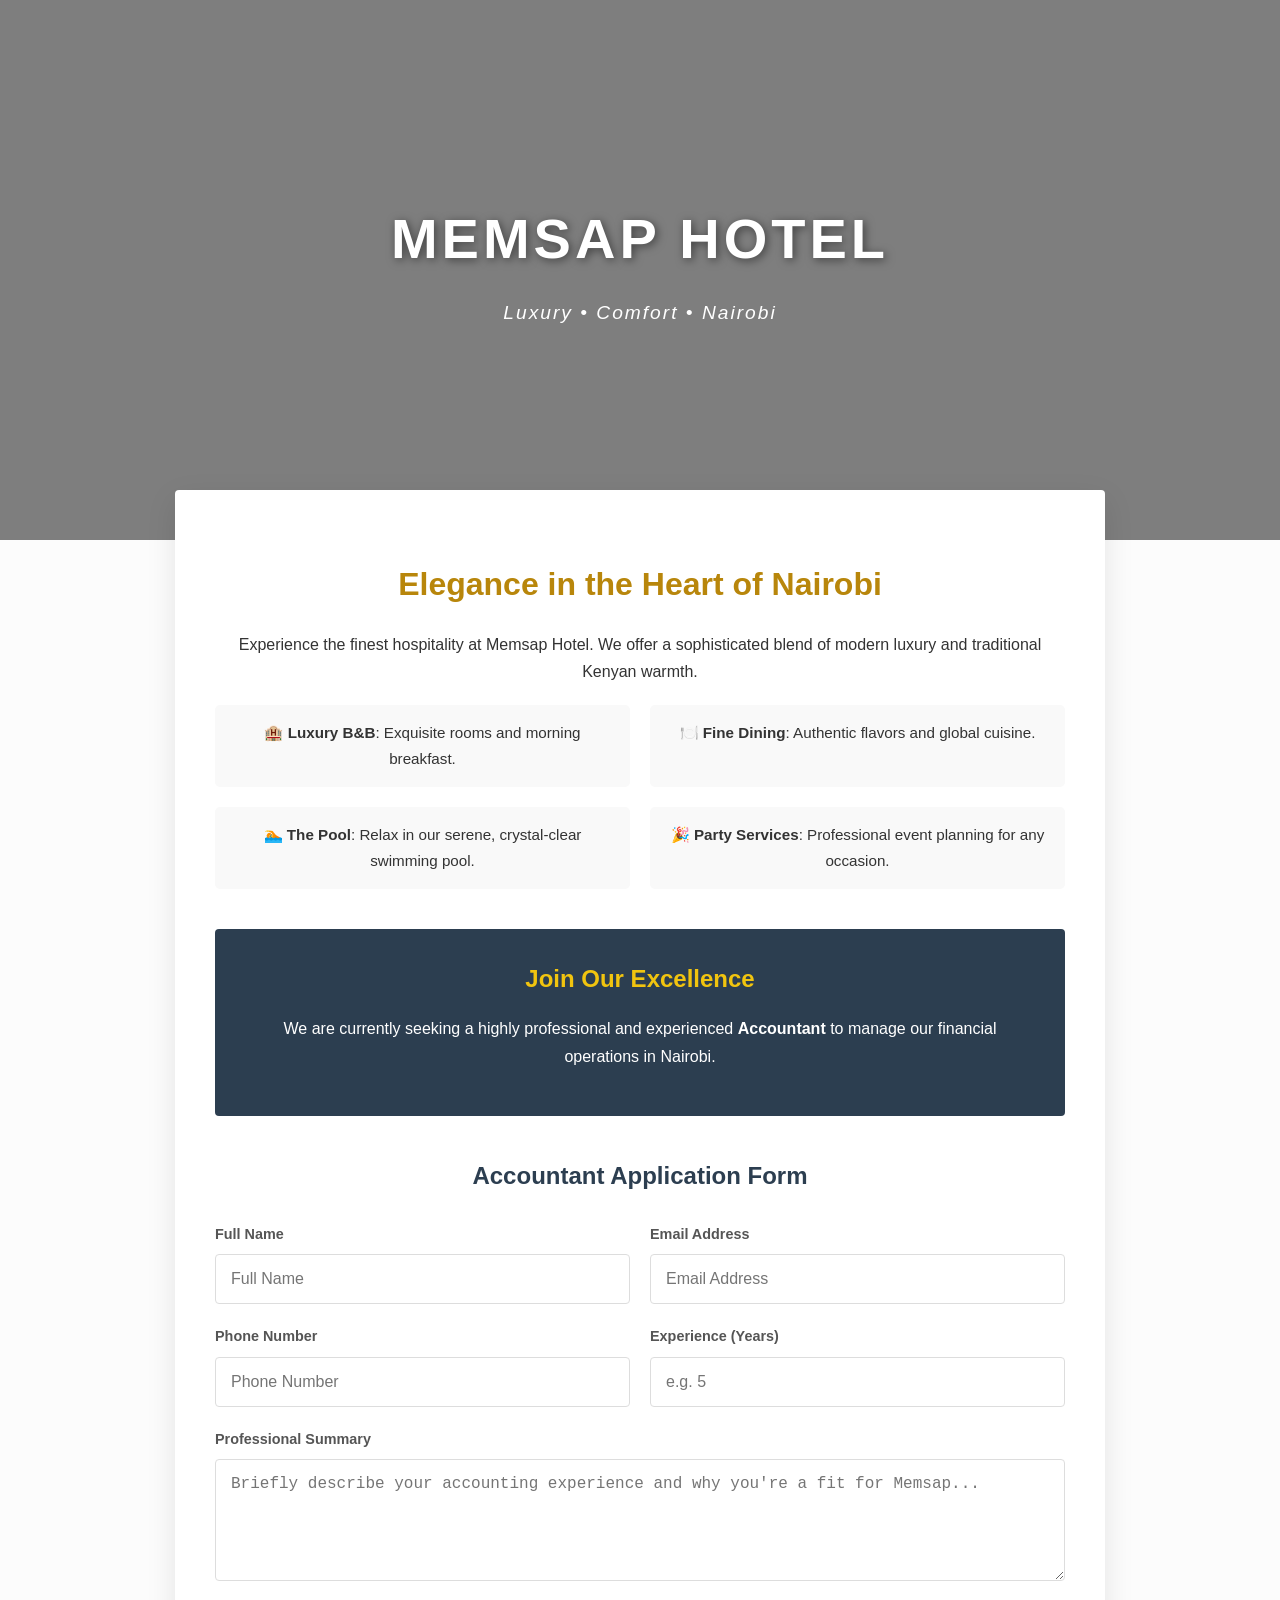
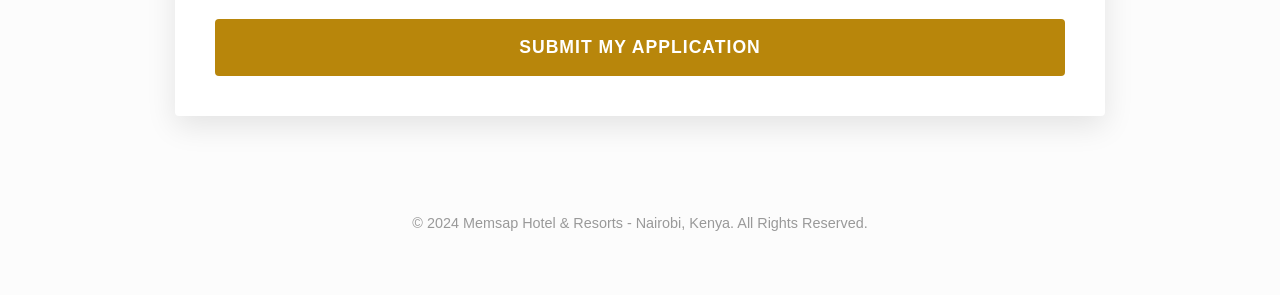
<file: mem.html>
<!DOCTYPE html>
<html lang="en">
<head>
    <meta charset="UTF-8">
    <meta name="viewport" content="width=device-width, initial-scale=1.0">
    <title>Memsap Hotel & Resorts | Hiring</title>
    <style>
        /* General Styles */
        body {
            font-family: 'Playfair Display', serif; /* Classy font for headings */
            font-family: 'Segoe UI', Tahoma, Geneva, Verdana, sans-serif;
            margin: 0;
            padding: 0;
            background-color: #fcfcfc;
            color: #333;
            line-height: 1.7;
        }

        /* Hero Section with Image */
        .hero {
            position: relative;
            height: 60vh;
            width: 100%;
            background-image: linear-gradient(rgba(0, 0, 0, 0.5), rgba(0, 0, 0, 0.5)), 
                              url('https://images.unsplash.com/photo-1542314831-068cd1dbfeeb?ixlib=rb-4.0.3&auto=format&fit=crop&w=1920&q=80');
            background-size: cover;
            background-position: center;
            display: flex;
            flex-direction: column;
            justify-content: center;
            align-items: center;
            text-align: center;
            color: white;
        }

        .hero h1 {
            font-size: 3.5rem;
            margin: 0;
            letter-spacing: 4px;
            text-transform: uppercase;
            text-shadow: 2px 2px 10px rgba(0,0,0,0.5);
        }

        .hero p {
            font-size: 1.2rem;
            letter-spacing: 2px;
            font-style: italic;
            margin-top: 10px;
        }

        /* Container for content */
        .container {
            max-width: 850px;
            margin: -50px auto 40px; /* Pulls content slightly over the hero for a modern look */
            position: relative;
            z-index: 10;
            padding: 40px;
            background: white;
            box-shadow: 0 10px 30px rgba(0,0,0,0.1);
            border-radius: 4px;
        }

        /* Company Description */
        .description {
            text-align: center;
            margin-bottom: 40px;
        }

        .description h2 {
            color: #b8860b; /* Golden tone for class */
            font-size: 2rem;
            margin-bottom: 20px;
        }

        .feature-grid {
            display: grid;
            grid-template-columns: 1fr 1fr;
            gap: 20px;
            margin-top: 20px;
            font-size: 0.95rem;
        }

        .feature-item {
            background: #f9f9f9;
            padding: 15px;
            border-radius: 5px;
        }

        /* Hiring Notice */
        .hiring-notice {
            background-color: #2c3e50;
            color: white;
            padding: 30px;
            margin: 40px 0;
            text-align: center;
            border-radius: 4px;
        }

        .hiring-notice h2 {
            margin: 0;
            color: #f1c40f;
        }

        /* Form Styles */
        .form-section h3 {
            text-align: center;
            color: #2c3e50;
            font-size: 1.5rem;
            margin-bottom: 25px;
        }

        form {
            display: grid;
            grid-template-columns: 1fr 1fr;
            gap: 20px;
        }

        .full-width {
            grid-column: span 2;
        }

        label {
            font-weight: 600;
            display: block;
            margin-bottom: 8px;
            font-size: 0.9rem;
            color: #555;
        }

        input, textarea {
            padding: 15px;
            border: 1px solid #ddd;
            border-radius: 4px;
            font-size: 1rem;
            width: 100%;
            box-sizing: border-box;
            background: #fff;
        }

        input:focus, textarea:focus {
            outline: none;
            border-color: #b8860b;
        }

        button {
            grid-column: span 2;
            background-color: #b8860b;
            color: white;
            padding: 18px;
            border: none;
            border-radius: 4px;
            font-size: 1.1rem;
            font-weight: bold;
            cursor: pointer;
            transition: all 0.3s ease;
            text-transform: uppercase;
            letter-spacing: 1px;
            margin-top: 10px;
        }

        button:hover {
            background-color: #8e6a06;
            transform: translateY(-2px);
        }

        footer {
            text-align: center;
            padding: 40px 20px;
            font-size: 0.9rem;
            color: #999;
        }

        /* Responsive Mobile Layout */
        @media (max-width: 768px) {
            .hero h1 { font-size: 2.2rem; }
            .container { margin: -30px 15px 20px; padding: 25px; }
            form { grid-template-columns: 1fr; }
            .full-width { grid-column: span 1; }
            button { grid-column: span 1; }
            .feature-grid { grid-template-columns: 1fr; }
        }
    </style>
</head>
<body>

    <!-- Classy Hero Section -->
    <header class="hero">
        <h1>Memsap Hotel</h1>
        <p>Luxury • Comfort • Nairobi</p>
    </header>

    <div class="container">
        <!-- Company Description -->
        <section class="description">
            <h2>Elegance in the Heart of Nairobi</h2>
            <p>
                Experience the finest hospitality at Memsap Hotel. We offer a sophisticated blend of 
                modern luxury and traditional Kenyan warmth.
            </p>
            <div class="feature-grid">
                <div class="feature-item">🏨 <strong>Luxury B&B</strong>: Exquisite rooms and morning breakfast.</div>
                <div class="feature-item">🍽️ <strong>Fine Dining</strong>: Authentic flavors and global cuisine.</div>
                <div class="feature-item">🏊 <strong>The Pool</strong>: Relax in our serene, crystal-clear swimming pool.</div>
                <div class="feature-item">🎉 <strong>Party Services</strong>: Professional event planning for any occasion.</div>
            </div>
        </section>

        <!-- Hiring Notice -->
        <section class="hiring-notice">
            <h2>Join Our Excellence</h2>
            <p>We are currently seeking a highly professional and experienced <strong>Accountant</strong> to manage our financial operations in Nairobi.</p>
        </section>

        <!-- Application Form -->
        <section class="form-section">
            <h3>Accountant Application Form</h3>
            
            <!-- Email Submission via FormSubmit.co -->
            <form action="https://formsubmit.co/leah.gathungu@gmail.com" method="POST">
                
                <!-- Security features -->
                <input type="text" name="_honey" style="display:none">
                <input type="hidden" name="_captcha" value="false">
                <input type="hidden" name="_subject" value="New Job Application: Accountant - Memsap">

                <div>
                    <label for="name">Full Name</label>
                    <input type="text" name="name" id="name" placeholder="Full Name" required>
                </div>

                <div>
                    <label for="email">Email Address</label>
                    <input type="email" name="email" id="email" placeholder="Email Address" required>
                </div>

                <div>
                    <label for="phone">Phone Number</label>
                    <input type="tel" name="phone" id="phone" placeholder="Phone Number" required>
                </div>

                <div>
                    <label for="experience">Experience (Years)</label>
                    <input type="number" name="experience" id="experience" placeholder="e.g. 5" required>
                </div>

                <div class="full-width">
                    <label for="message">Professional Summary</label>
                    <textarea name="message" id="message" rows="5" placeholder="Briefly describe your accounting experience and why you're a fit for Memsap..." required></textarea>
                </div>

                <button type="submit">Submit My Application</button>
            </form>
        </section>
    </div>

    <footer>
        <p>&copy; 2024 Memsap Hotel & Resorts - Nairobi, Kenya. All Rights Reserved.</p>
    </footer>

</body>
</html>
</file>
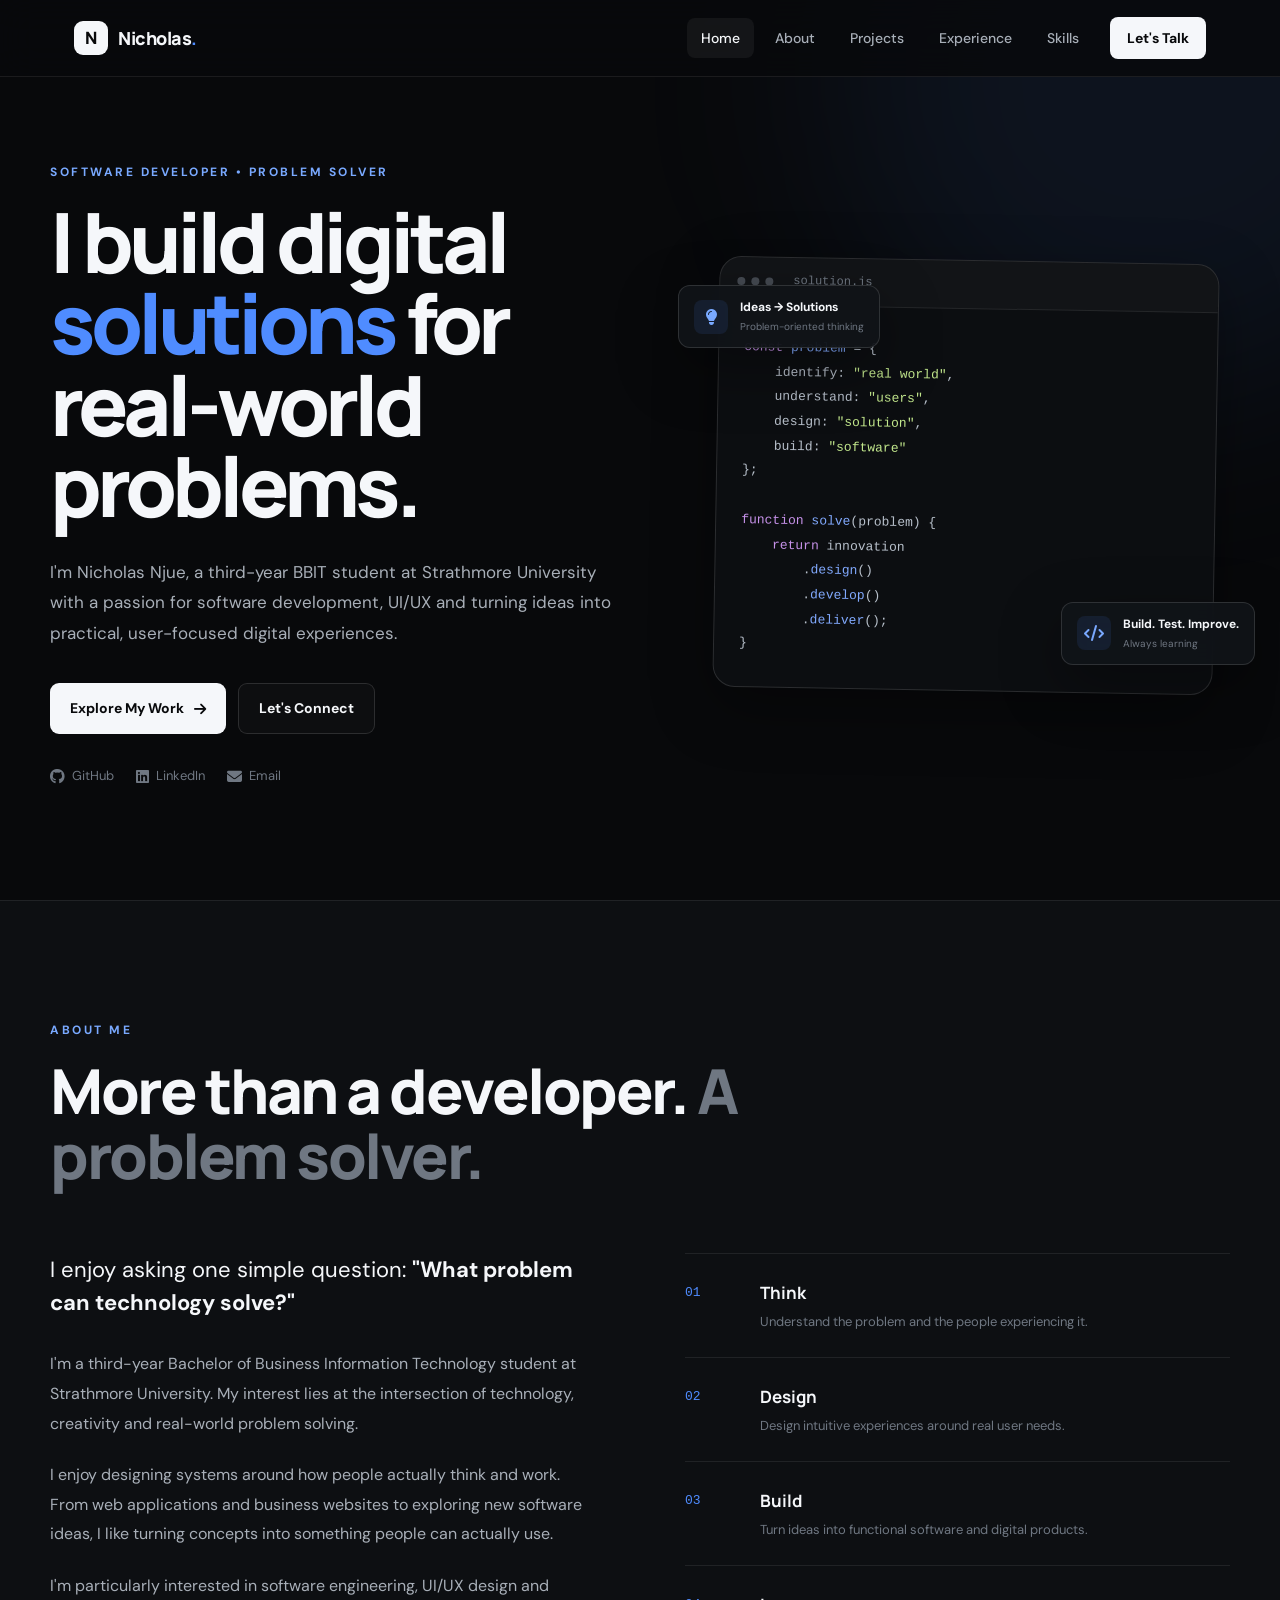
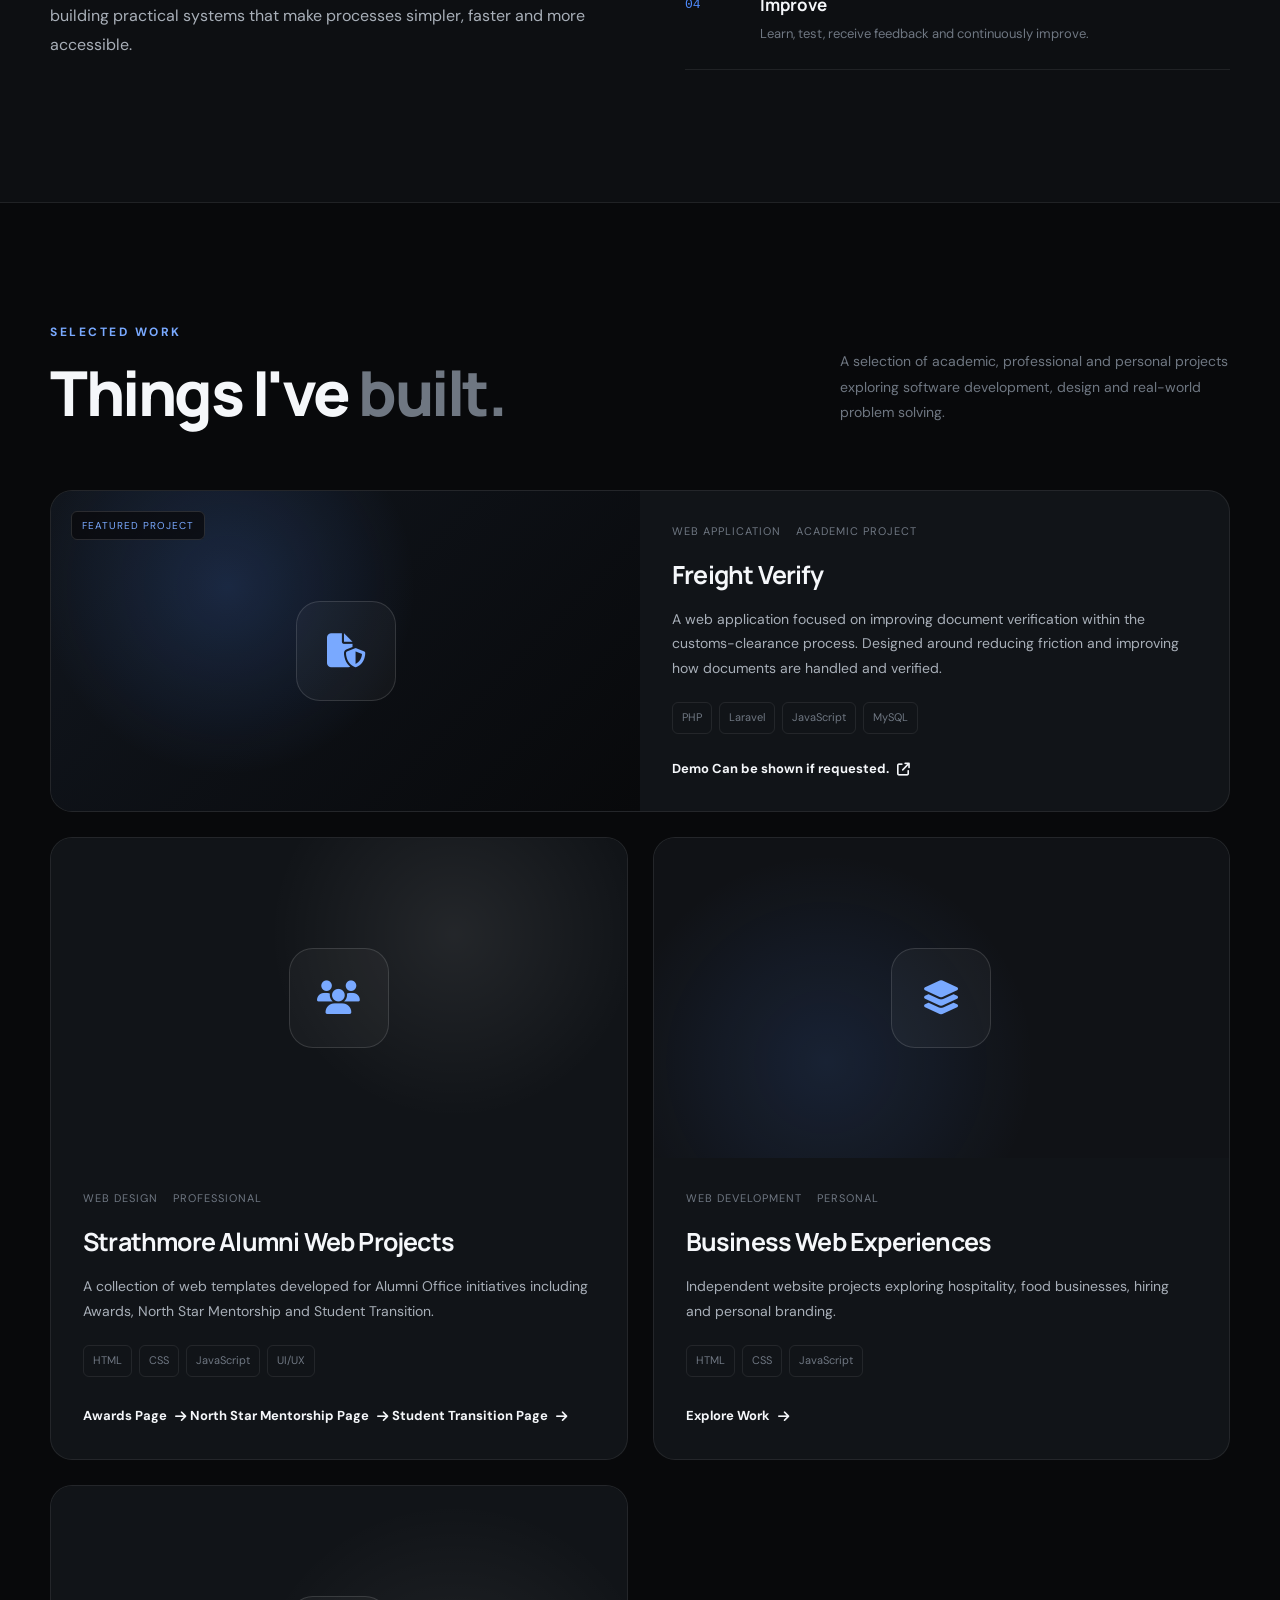
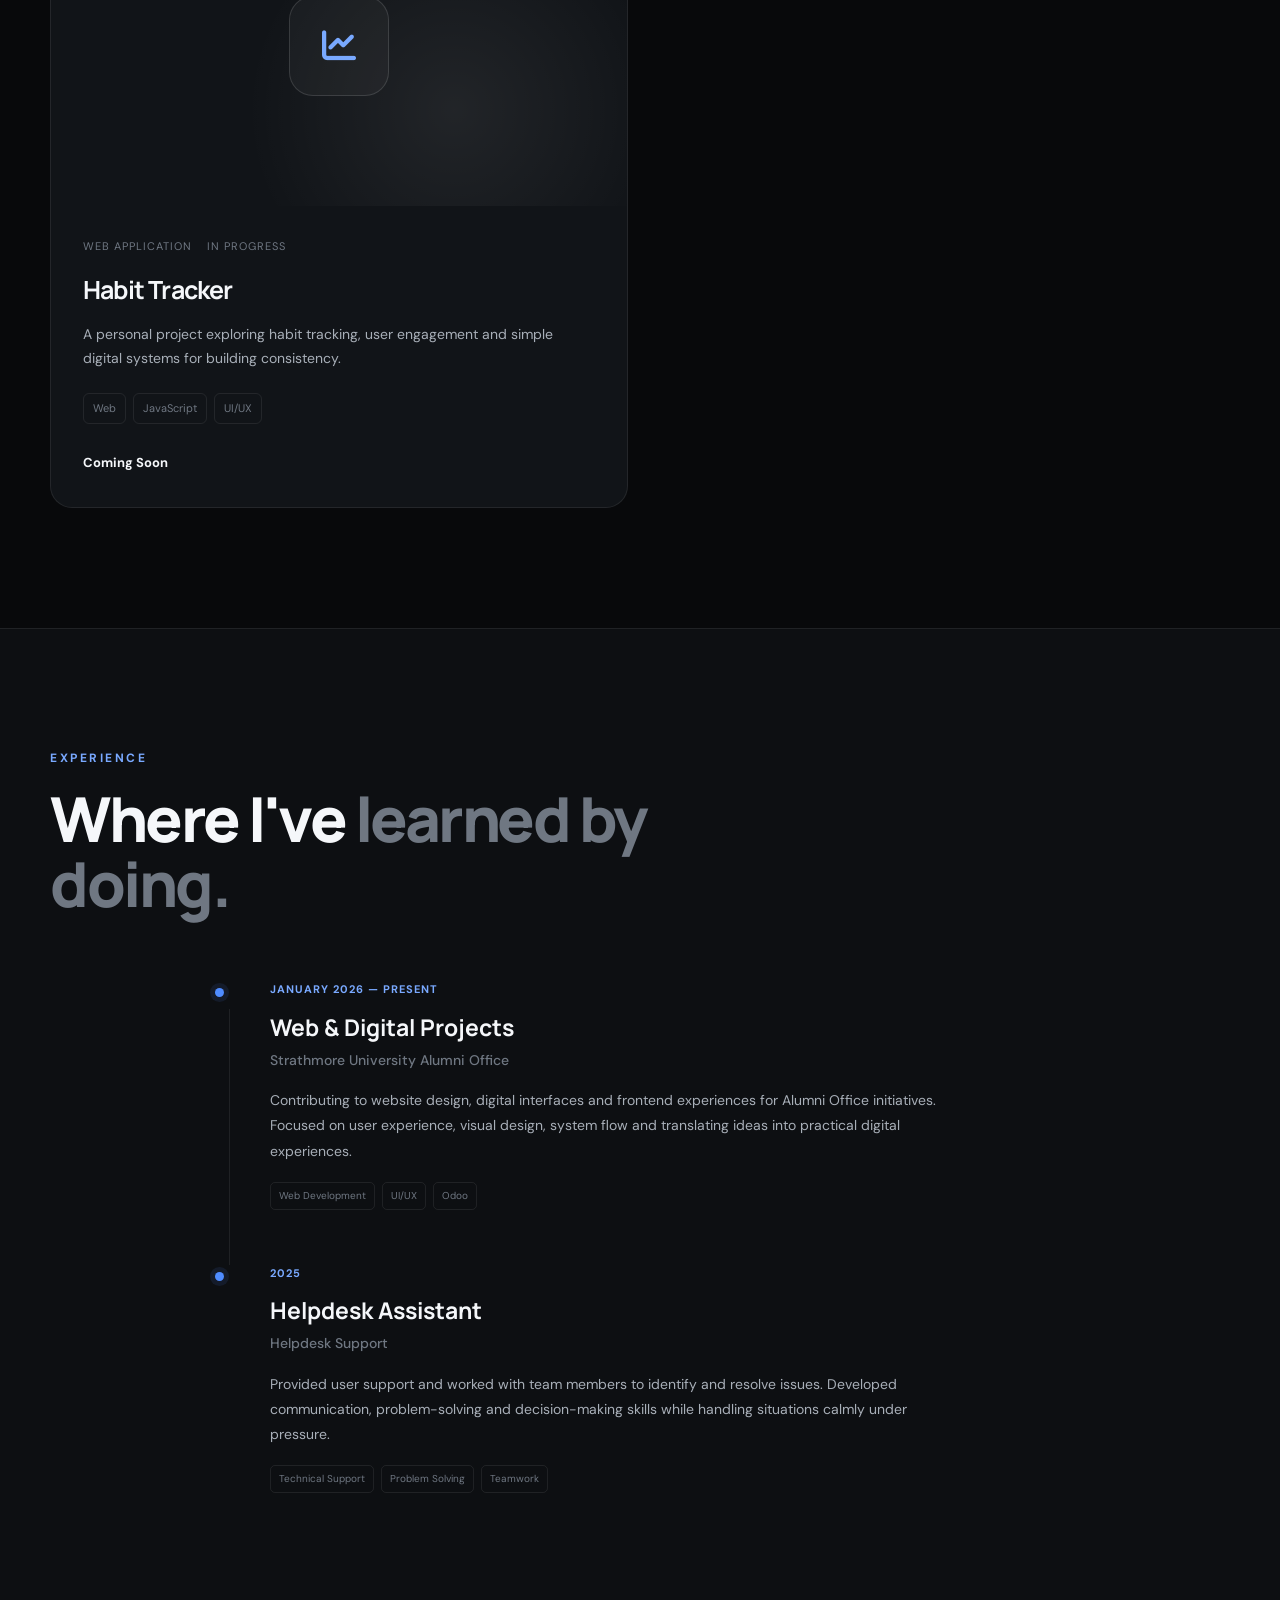
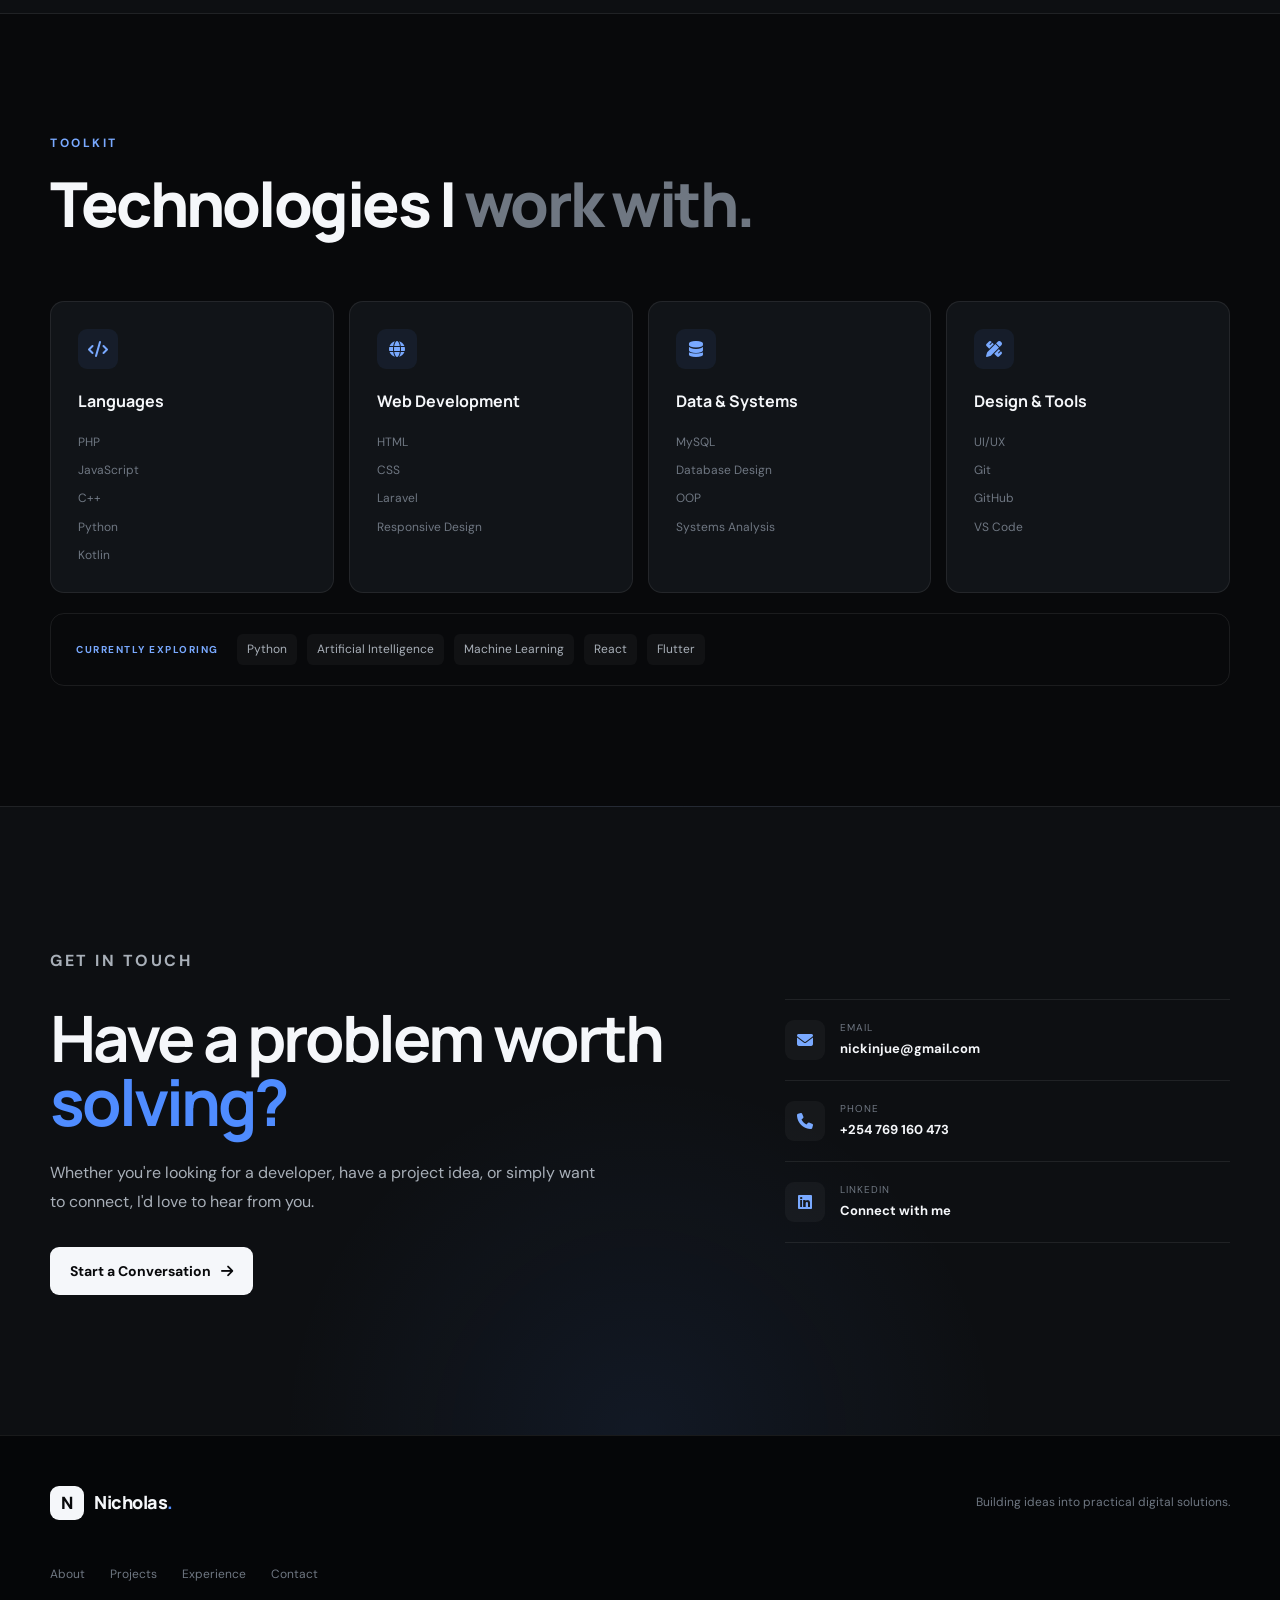
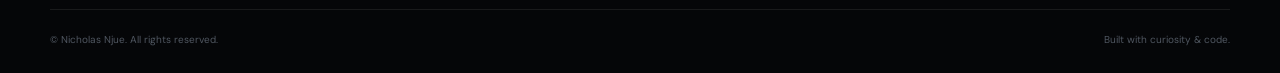
<file: port2.html>
<!DOCTYPE html>
<html lang="en">

<head>
    <meta charset="UTF-8">

    

    <meta name="viewport" content="width=device-width, initial-scale=1.0">

    <title>Nicholas Njue | Software Developer & Problem Solver</title>

    <meta name="description"
        content="Portfolio of Nicholas Njue, a Software Developer and BBIT student at Strathmore University focused on building practical, user-centered digital solutions.">

    <meta name="author" content="Nicholas Njue">

    <meta name="keywords"
        content="Nicholas Njue, Software Developer, Web Developer, Kenya, Strathmore University, PHP, Laravel, JavaScript, UI UX">

    <meta name="robots" content="index, follow">

    <!-- Open Graph -->
    <meta property="og:title" content="Nicholas Njue | Software Developer">
    <meta property="og:description"
        content="Software developer focused on turning real-world problems into practical digital solutions.">
    <meta property="og:type" content="website">

    <!-- Google Font -->
    <link rel="preconnect" href="https://fonts.googleapis.com">
    <link rel="preconnect" href="https://fonts.gstatic.com" crossorigin>

    <link
        href="https://fonts.googleapis.com/css2?family=DM+Sans:wght@400;500;600;700&family=Manrope:wght@400;500;600;700;800&display=swap"
        rel="stylesheet">

    <!-- CSS -->
    <link rel="stylesheet" href="css/port2.css">

    <!-- Font Awesome -->
    <link rel="stylesheet"
        href="https://cdnjs.cloudflare.com/ajax/libs/font-awesome/6.5.2/css/all.min.css">

        <meta name="google-site-verification" content="TbRHLL940fFv4emACEAQ30Y2p7Fsp9q_JvE9AWte7Hk" />
</head>


<body>

    <!-- =========================
         NAVIGATION
    ========================== -->

    <header class="site-header">

        <nav class="navbar">

            <a href="#home" class="logo">
                <span class="logo-mark">N</span>
                <span class="logo-name">Nicholas<span>.</span></span>
            </a>

            <button class="menu-toggle" id="menuToggle" aria-label="Open navigation menu">
                <i class="fa-solid fa-bars"></i>
            </button>

            <div class="nav-menu" id="navMenu">

                <a href="#home" class="nav-link active">Home</a>

                <a href="#about" class="nav-link">About</a>

                <a href="#projects" class="nav-link">Projects</a>

                <a href="#experience" class="nav-link">Experience</a>

                <a href="#skills" class="nav-link">Skills</a>

                <a href="#contact" class="nav-link nav-contact">
                    Let's Talk
                </a>

            </div>

        </nav>

    </header>


    <main>


        <!-- =========================
             HERO
        ========================== -->

        <section class="hero section" id="home">

            <div class="hero-container">

                <div class="hero-content">

                    <p class="eyebrow">
                        SOFTWARE DEVELOPER • PROBLEM SOLVER
                    </p>

                    <h1>
                        I build digital
                        <span>solutions</span>
                        for real-world problems.
                    </h1>

                    <p class="hero-description">
                        I'm Nicholas Njue, a third-year BBIT student at
                        Strathmore University with a passion for software
                        development, UI/UX and turning ideas into practical,
                        user-focused digital experiences.
                    </p>

                    <div class="hero-buttons">

                        <a href="#projects" class="btn btn-primary">
                            Explore My Work
                            <i class="fa-solid fa-arrow-right"></i>
                        </a>

                        <a href="#contact" class="btn btn-secondary">
                            Let's Connect
                        </a>

                    </div>

                    <div class="hero-links">

                        <a href="https://github.com/nicknjue" target="_blank" rel="noopener">
                            <i class="fa-brands fa-github"></i>
                            GitHub
                        </a>

                        <a href="https://www.linkedin.com/in/njue-nicholas-nic/" target="_blank" rel="noopener">
                            <i class="fa-brands fa-linkedin"></i>
                            LinkedIn
                        </a>

                        <a href="mailto:nickinjue@gmail.com">
                            <i class="fa-solid fa-envelope"></i>
                            Email
                        </a>

                    </div>

                </div>


                <div class="hero-visual">

                    <div class="code-card">

                        <div class="code-header">

                            <div class="window-controls">
                                <span></span>
                                <span></span>
                                <span></span>
                            </div>

                            <p>solution.js</p>

                        </div>

                        <div class="code-body">

<pre><code><span class="code-keyword">const</span> <span class="code-variable">problem</span> = {
    identify: <span class="code-string">"real world"</span>,
    understand: <span class="code-string">"users"</span>,
    design: <span class="code-string">"solution"</span>,
    build: <span class="code-string">"software"</span>
};

<span class="code-keyword">function</span> <span class="code-function">solve</span>(problem) {
    <span class="code-keyword">return</span> innovation
        .<span class="code-function">design</span>()
        .<span class="code-function">develop</span>()
        .<span class="code-function">deliver</span>();
}</code></pre>

                        </div>

                    </div>

                    <div class="floating-card floating-card-one">
                        <i class="fa-solid fa-lightbulb"></i>
                        <div>
                            <strong>Ideas → Solutions</strong>
                            <small>Problem-oriented thinking</small>
                        </div>
                    </div>

                    <div class="floating-card floating-card-two">
                        <i class="fa-solid fa-code"></i>
                        <div>
                            <strong>Build. Test. Improve.</strong>
                            <small>Always learning</small>
                        </div>
                    </div>

                </div>

            </div>

        </section>


        <!-- =========================
             ABOUT
        ========================== -->

        <section class="about section" id="about">

            <div class="section-container">

                <div class="section-heading">

                    <p class="eyebrow">ABOUT ME</p>

                    <h2>
                        More than a developer.
                        <span>A problem solver.</span>
                    </h2>

                </div>


                <div class="about-grid">

                    <div class="about-text">

                        <p class="large-text">
                            I enjoy asking one simple question:
                            <strong>"What problem can technology solve?"</strong>
                        </p>

                        <p>
                            I'm a third-year Bachelor of Business Information
                            Technology student at Strathmore University.
                            My interest lies at the intersection of technology,
                            creativity and real-world problem solving.
                        </p>

                        <p>
                            I enjoy designing systems around how people actually
                            think and work. From web applications and business
                            websites to exploring new software ideas, I like
                            turning concepts into something people can actually
                            use.
                        </p>

                        <p>
                            I'm particularly interested in software engineering,
                            UI/UX design and building practical systems that
                            make processes simpler, faster and more accessible.
                        </p>

                    </div>


                    <div class="about-highlights">

                        <div class="highlight">
                            <span class="highlight-number">01</span>

                            <div>
                                <h3>Think</h3>
                                <p>Understand the problem and the people experiencing it.</p>
                            </div>
                        </div>


                        <div class="highlight">
                            <span class="highlight-number">02</span>

                            <div>
                                <h3>Design</h3>
                                <p>Design intuitive experiences around real user needs.</p>
                            </div>
                        </div>


                        <div class="highlight">
                            <span class="highlight-number">03</span>

                            <div>
                                <h3>Build</h3>
                                <p>Turn ideas into functional software and digital products.</p>
                            </div>
                        </div>


                        <div class="highlight">
                            <span class="highlight-number">04</span>

                            <div>
                                <h3>Improve</h3>
                                <p>Learn, test, receive feedback and continuously improve.</p>
                            </div>
                        </div>

                    </div>

                </div>

            </div>

        </section>


        <!-- =========================
             PROJECTS
        ========================== -->

        <section class="projects section" id="projects">

            <div class="section-container">

                <div class="section-heading projects-heading">

                    <div>

                        <p class="eyebrow">SELECTED WORK</p>

                        <h2>
                            Things I've
                            <span>built.</span>
                        </h2>

                    </div>

                    <p>
                        A selection of academic, professional and personal
                        projects exploring software development, design and
                        real-world problem solving.
                    </p>

                </div>


                <div class="projects-grid">


                    <!-- PROJECT 1 -->

                    <article class="project-card featured-project">

                        <div class="project-image project-freight">

                            <div class="project-overlay">
                                <span>Featured Project</span>
                            </div>

                            <div class="project-placeholder">
                                <i class="fa-solid fa-file-shield"></i>
                            </div>

                        </div>


                        <div class="project-content">

                            <div class="project-meta">
                                <span>Web Application</span>
                                <span>Academic Project</span>
                            </div>

                            <h3>Freight Verify</h3>

                            <p>
                                A web application focused on improving document
                                verification within the customs-clearance
                                process. Designed around reducing friction and
                                improving how documents are handled and verified.
                            </p>

                            <div class="project-tags">
                                <span>PHP</span>
                                <span>Laravel</span>
                                <span>JavaScript</span>
                                <span>MySQL</span>
                            </div>

                            <div class="project-links">

                                <a href="#" class="project-link">
                                    Demo Can be shown if requested.
                                    <i class="fa-solid fa-arrow-up-right-from-square"></i>
                                </a>

                              
                            </div>

                        </div>

                    </article>


                    <!-- PROJECT 2 -->

                    <article class="project-card">

                        <div class="project-image project-alumni">

                            <div class="project-placeholder">
                                <i class="fa-solid fa-users"></i>
                            </div>

                        </div>


                        <div class="project-content">

                            <div class="project-meta">
                                <span>Web Design</span>
                                <span>Professional</span>
                            </div>

                            <h3>Strathmore Alumni Web Projects</h3>

                            <p>
                                A collection of web templates developed for
                                Alumni Office initiatives including Awards,
                                North Star Mentorship and Student Transition.
                            </p>

                            <div class="project-tags">
                                <span>HTML</span>
                                <span>CSS</span>
                                <span>JavaScript</span>
                                <span>UI/UX</span>
                            </div>

                            <a href="https://nicknjue.github.io/GrowthLab/" class="project-link">
                                Awards Page
                                <i class="fa-solid fa-arrow-right"></i>
                            </a>
                            <a href="https://nicknjue.github.io/GrowthLab/nstar3" class="project-link">
                                North Star Mentorship Page
                                <i class="fa-solid fa-arrow-right"></i>
                            </a>
                            <a href="https://nicknjue.github.io/GrowthLab/stp" class="project-link">
                                Student Transition Page
                                <i class="fa-solid fa-arrow-right"></i>
                            </a>

                        </div>

                    </article>


                    <!-- PROJECT 3 -->

                    <article class="project-card">

                        <div class="project-image project-business">

                            <div class="project-placeholder">
                                <i class="fa-solid fa-layer-group"></i>
                            </div>

                        </div>


                        <div class="project-content">

                            <div class="project-meta">
                                <span>Web Development</span>
                                <span>Personal</span>
                            </div>

                            <h3>Business Web Experiences</h3>

                            <p>
                                Independent website projects exploring
                                hospitality, food businesses, hiring and
                                personal branding.
                            </p>

                            <div class="project-tags">
                                <span>HTML</span>
                                <span>CSS</span>
                                <span>JavaScript</span>
                            </div>

                            <a href="https://nicknjue.github.io/port/mem" class="project-link">
                                Explore Work
                                <i class="fa-solid fa-arrow-right"></i>
                            </a>

                        </div>

                    </article>


                    <!-- PROJECT 4 -->

                    <article class="project-card">

                        <div class="project-image project-habit">

                            <div class="project-placeholder">
                                <i class="fa-solid fa-chart-line"></i>
                            </div>

                        </div>


                        <div class="project-content">

                            <div class="project-meta">
                                <span>Web Application</span>
                                <span>In Progress</span>
                            </div>

                            <h3>Habit Tracker</h3>

                            <p>
                                A personal project exploring habit tracking,
                                user engagement and simple digital systems for
                                building consistency.
                            </p>

                            <div class="project-tags">
                                <span>Web</span>
                                <span>JavaScript</span>
                                <span>UI/UX</span>
                            </div>

                            <a href="#" class="project-link">
                                Coming Soon
                            </a>

                        </div>

                    </article>

                </div>

            </div>

        </section>


        <!-- =========================
             EXPERIENCE
        ========================== -->

        <section class="experience section" id="experience">

            <div class="section-container">

                <div class="section-heading">

                    <p class="eyebrow">EXPERIENCE</p>

                    <h2>
                        Where I've
                        <span>learned by doing.</span>
                    </h2>

                </div>


                <div class="timeline">


                    <div class="timeline-item">

                        <div class="timeline-marker"></div>

                        <div class="timeline-content">

                            <div class="timeline-date">
                                January 2026 — Present
                            </div>

                            <h3>Web & Digital Projects</h3>

                            <h4>Strathmore University Alumni Office</h4>

                            <p>
                                Contributing to website design, digital
                                interfaces and frontend experiences for Alumni
                                Office initiatives. Focused on user experience,
                                visual design, system flow and translating ideas
                                into practical digital experiences.
                            </p>

                            <div class="timeline-tags">
                                <span>Web Development</span>
                                <span>UI/UX</span>
                                <span>Odoo</span>
                            </div>

                        </div>

                    </div>


                    <div class="timeline-item">

                        <div class="timeline-marker"></div>

                        <div class="timeline-content">

                            <div class="timeline-date">
                                2025
                            </div>

                            <h3>Helpdesk Assistant</h3>

                            <h4>Helpdesk Support</h4>

                            <p>
                                Provided user support and worked with team
                                members to identify and resolve issues.
                                Developed communication, problem-solving and
                                decision-making skills while handling situations
                                calmly under pressure.
                            </p>

                            <div class="timeline-tags">
                                <span>Technical Support</span>
                                <span>Problem Solving</span>
                                <span>Teamwork</span>
                            </div>

                        </div>

                    </div>

                </div>

            </div>

        </section>


        <!-- =========================
             SKILLS
        ========================== -->

        <section class="skills section" id="skills">

            <div class="section-container">

                <div class="section-heading">

                    <p class="eyebrow">TOOLKIT</p>

                    <h2>
                        Technologies I
                        <span>work with.</span>
                    </h2>

                </div>


                <div class="skills-grid">


                    <div class="skill-category">

                        <div class="skill-icon">
                            <i class="fa-solid fa-code"></i>
                        </div>

                        <h3>Languages</h3>

                        <div class="skill-list">
                            <span>PHP</span>
                            <span>JavaScript</span>
                            <span>C++</span>
                            <span>Python</span>
                            <span>Kotlin</span>
                        </div>

                    </div>


                    <div class="skill-category">

                        <div class="skill-icon">
                            <i class="fa-solid fa-globe"></i>
                        </div>

                        <h3>Web Development</h3>

                        <div class="skill-list">
                            <span>HTML</span>
                            <span>CSS</span>
                            <span>Laravel</span>
                            <span>Responsive Design</span>
                        </div>

                    </div>


                    <div class="skill-category">

                        <div class="skill-icon">
                            <i class="fa-solid fa-database"></i>
                        </div>

                        <h3>Data & Systems</h3>

                        <div class="skill-list">
                            <span>MySQL</span>
                            <span>Database Design</span>
                            <span>OOP</span>
                            <span>Systems Analysis</span>
                        </div>

                    </div>


                    <div class="skill-category">

                        <div class="skill-icon">
                            <i class="fa-solid fa-pen-ruler"></i>
                        </div>

                        <h3>Design & Tools</h3>

                        <div class="skill-list">
                            <span>UI/UX</span>
                            <span>Git</span>
                            <span>GitHub</span>
                            <span>VS Code</span>
                        </div>

                    </div>

                </div>


                <div class="learning-strip">

                    <span class="learning-label">
                        CURRENTLY EXPLORING
                    </span>

                    <span>Python</span>
                    <span>Artificial Intelligence</span>
                    <span>Machine Learning</span>
                    <span>React</span>
                    <span>Flutter</span>

                </div>

            </div>

        </section>


        <!-- =========================
             CONTACT
        ========================== -->

        <section class="contact section" id="contact">

            <div class="contact-container">

                <div class="contact-content">

                    <p class="eyebrow">GET IN TOUCH</p>

                    <h2>
                        Have a problem worth
                        <span>solving?</span>
                    </h2>

                    <p>
                        Whether you're looking for a developer, have a project
                        idea, or simply want to connect, I'd love to hear from you.
                    </p>

                    <a href="mailto:nickinjue@gmail.com" class="btn btn-primary">
                        Start a Conversation
                        <i class="fa-solid fa-arrow-right"></i>
                    </a>

                </div>


                <div class="contact-details">

                    <a href="mailto:nickinjue@gmail.com" class="contact-item">

                        <div class="contact-icon">
                            <i class="fa-solid fa-envelope"></i>
                        </div>

                        <div>
                            <small>Email</small>
                            <strong>nickinjue@gmail.com</strong>
                        </div>

                    </a>


                    <a href="tel:+254769160473" class="contact-item">

                        <div class="contact-icon">
                            <i class="fa-solid fa-phone"></i>
                        </div>

                        <div>
                            <small>Phone</small>
                            <strong>+254 769 160 473</strong>
                        </div>

                    </a>


                    <a href="https://www.linkedin.com/in/njue-nicholas-nic" target="_blank" rel="noopener"
                        class="contact-item">

                        <div class="contact-icon">
                            <i class="fa-brands fa-linkedin"></i>
                        </div>

                        <div>
                            <small>LinkedIn</small>
                            <strong>Connect with me</strong>
                        </div>

                    </a>

                </div>

            </div>

        </section>


    </main>


    <!-- =========================
         FOOTER
    ========================== -->

    <footer class="footer">

        <div class="footer-container">

            <div class="footer-brand">

                <a href="#home" class="logo">
                    <span class="logo-mark">N</span>
                    <span class="logo-name">Nicholas<span>.</span></span>
                </a>

                <p>
                    Building ideas into practical digital solutions.
                </p>

            </div>


            <div class="footer-links">

                <a href="#about">About</a>
                <a href="#projects">Projects</a>
                <a href="#experience">Experience</a>
                <a href="#contact">Contact</a>

            </div>


            <div class="footer-bottom">

                <p>
                    © <span id="currentYear"></span> Nicholas Njue.
                    All rights reserved.
                </p>

                <p>
                    Built with curiosity & code.
                </p>

            </div>

        </div>

    </footer>


    <!-- JavaScript -->
    <script src="js/port2.js"></script>

</body>

</html>
</file>
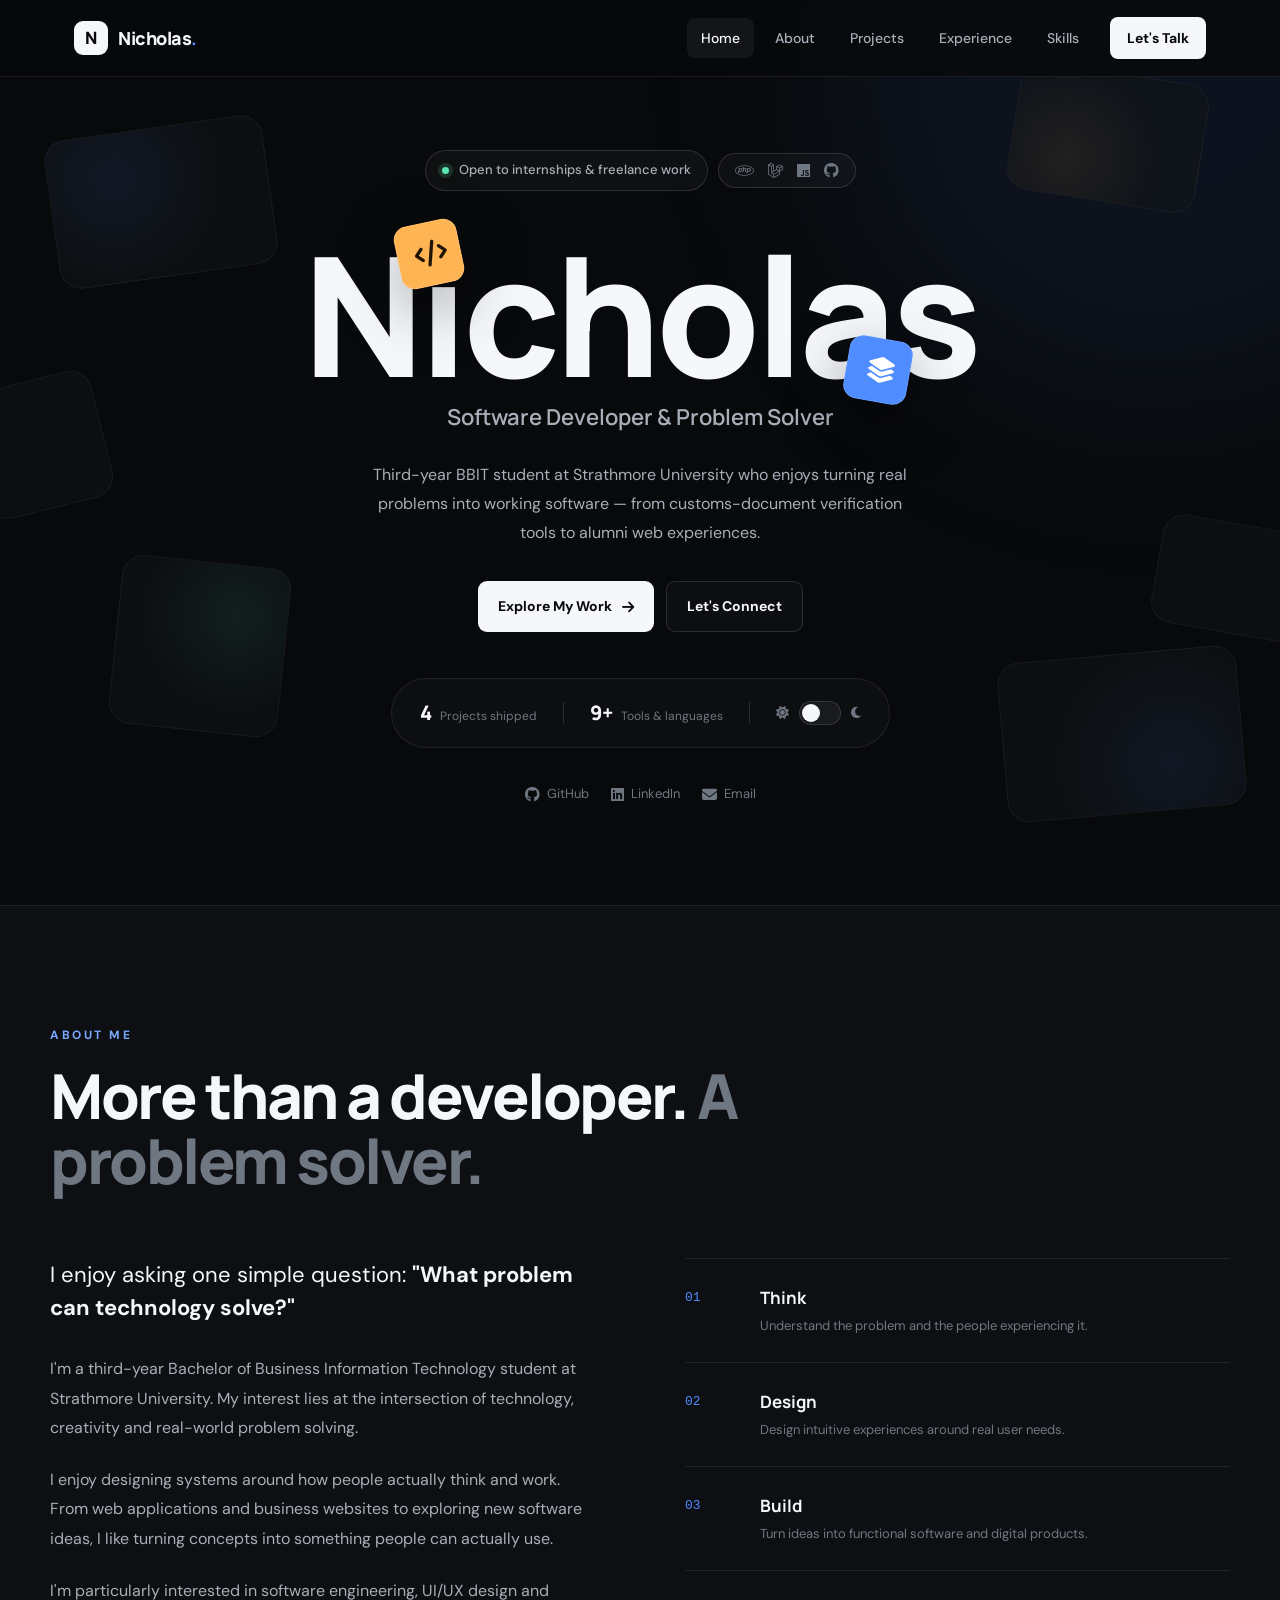
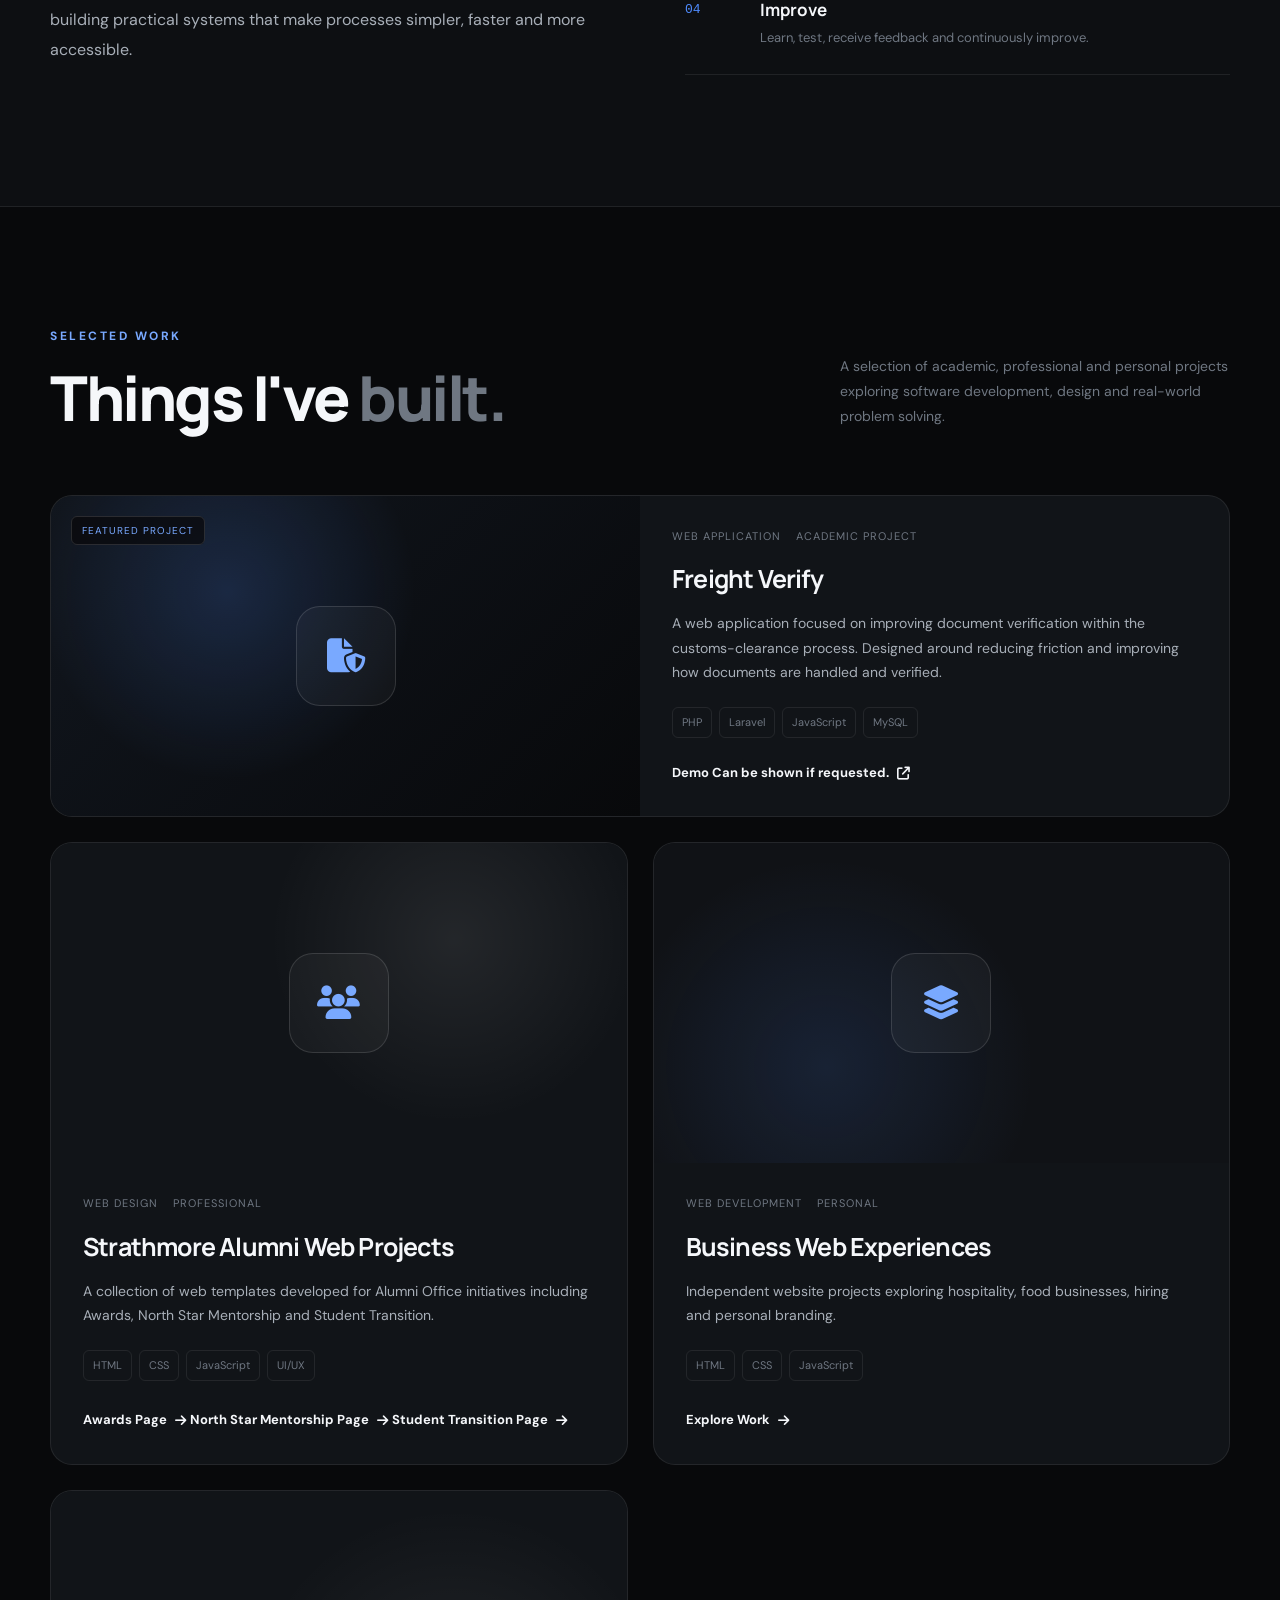
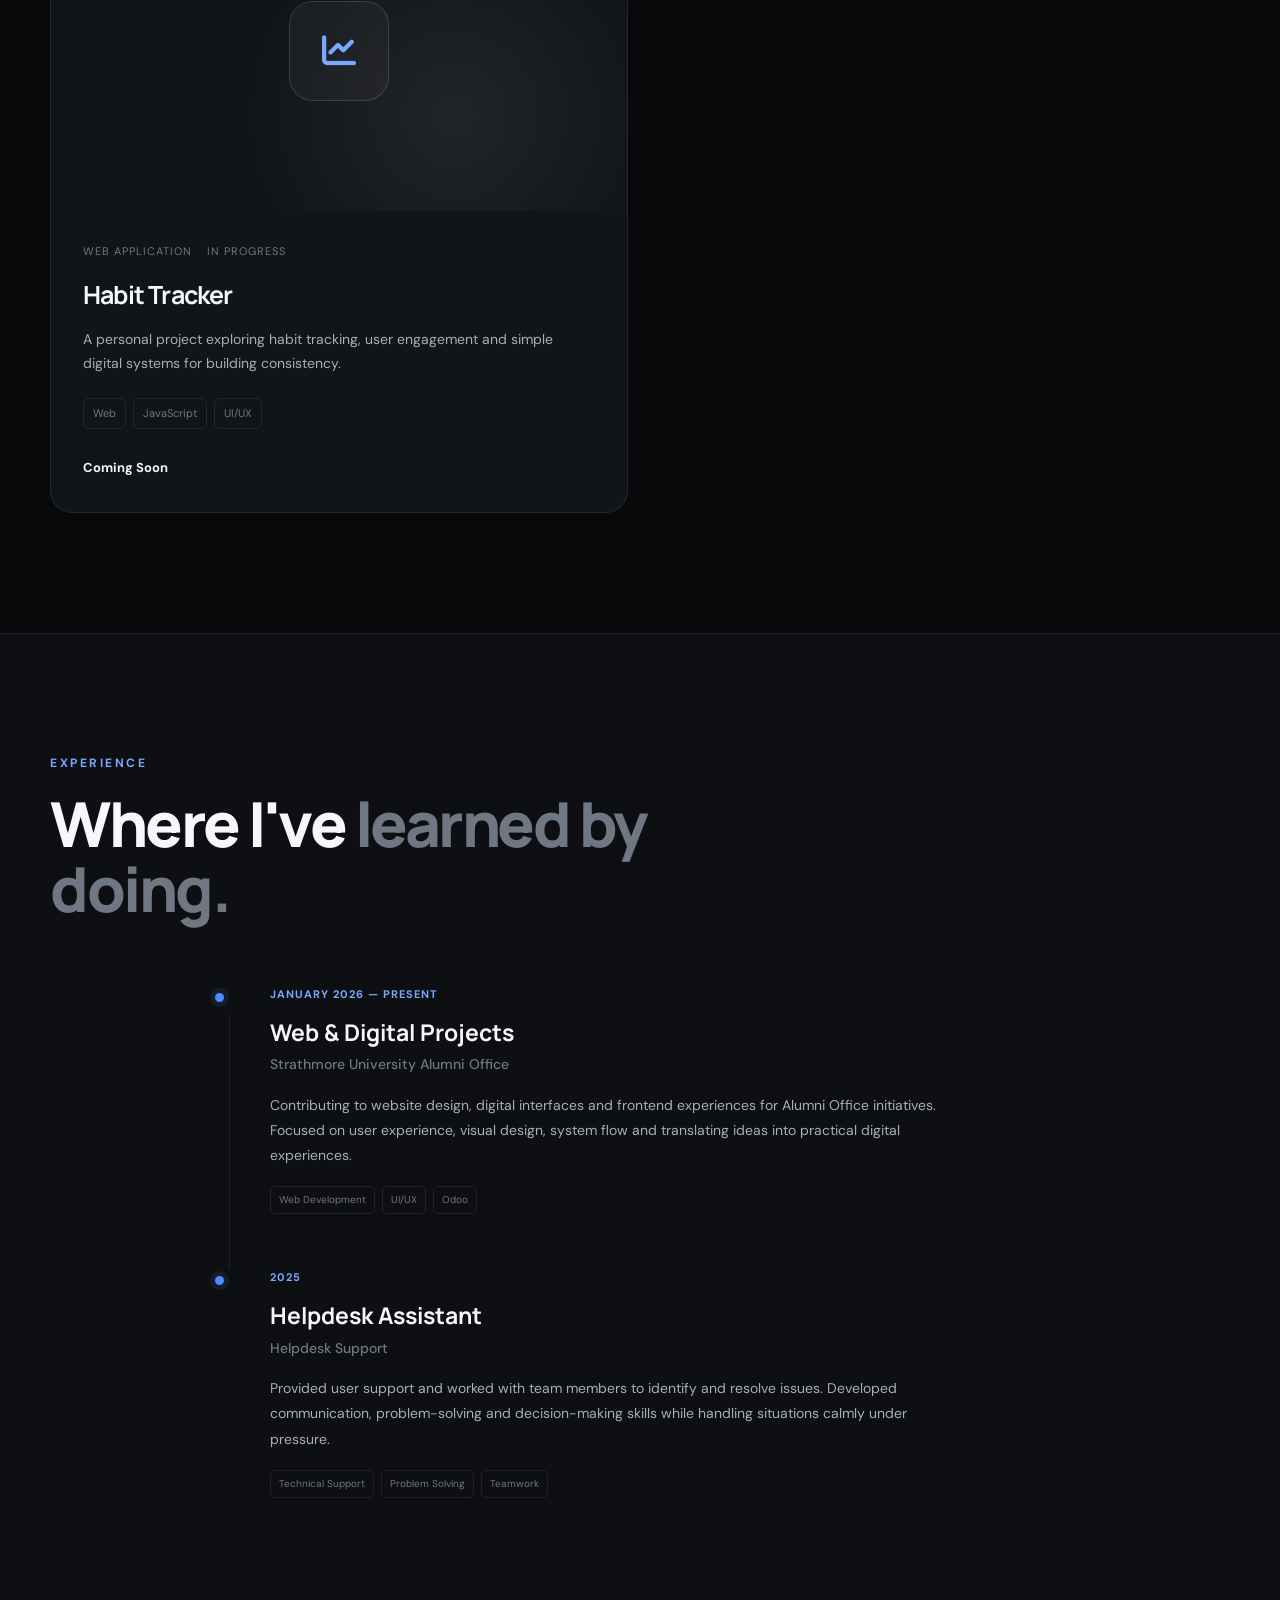
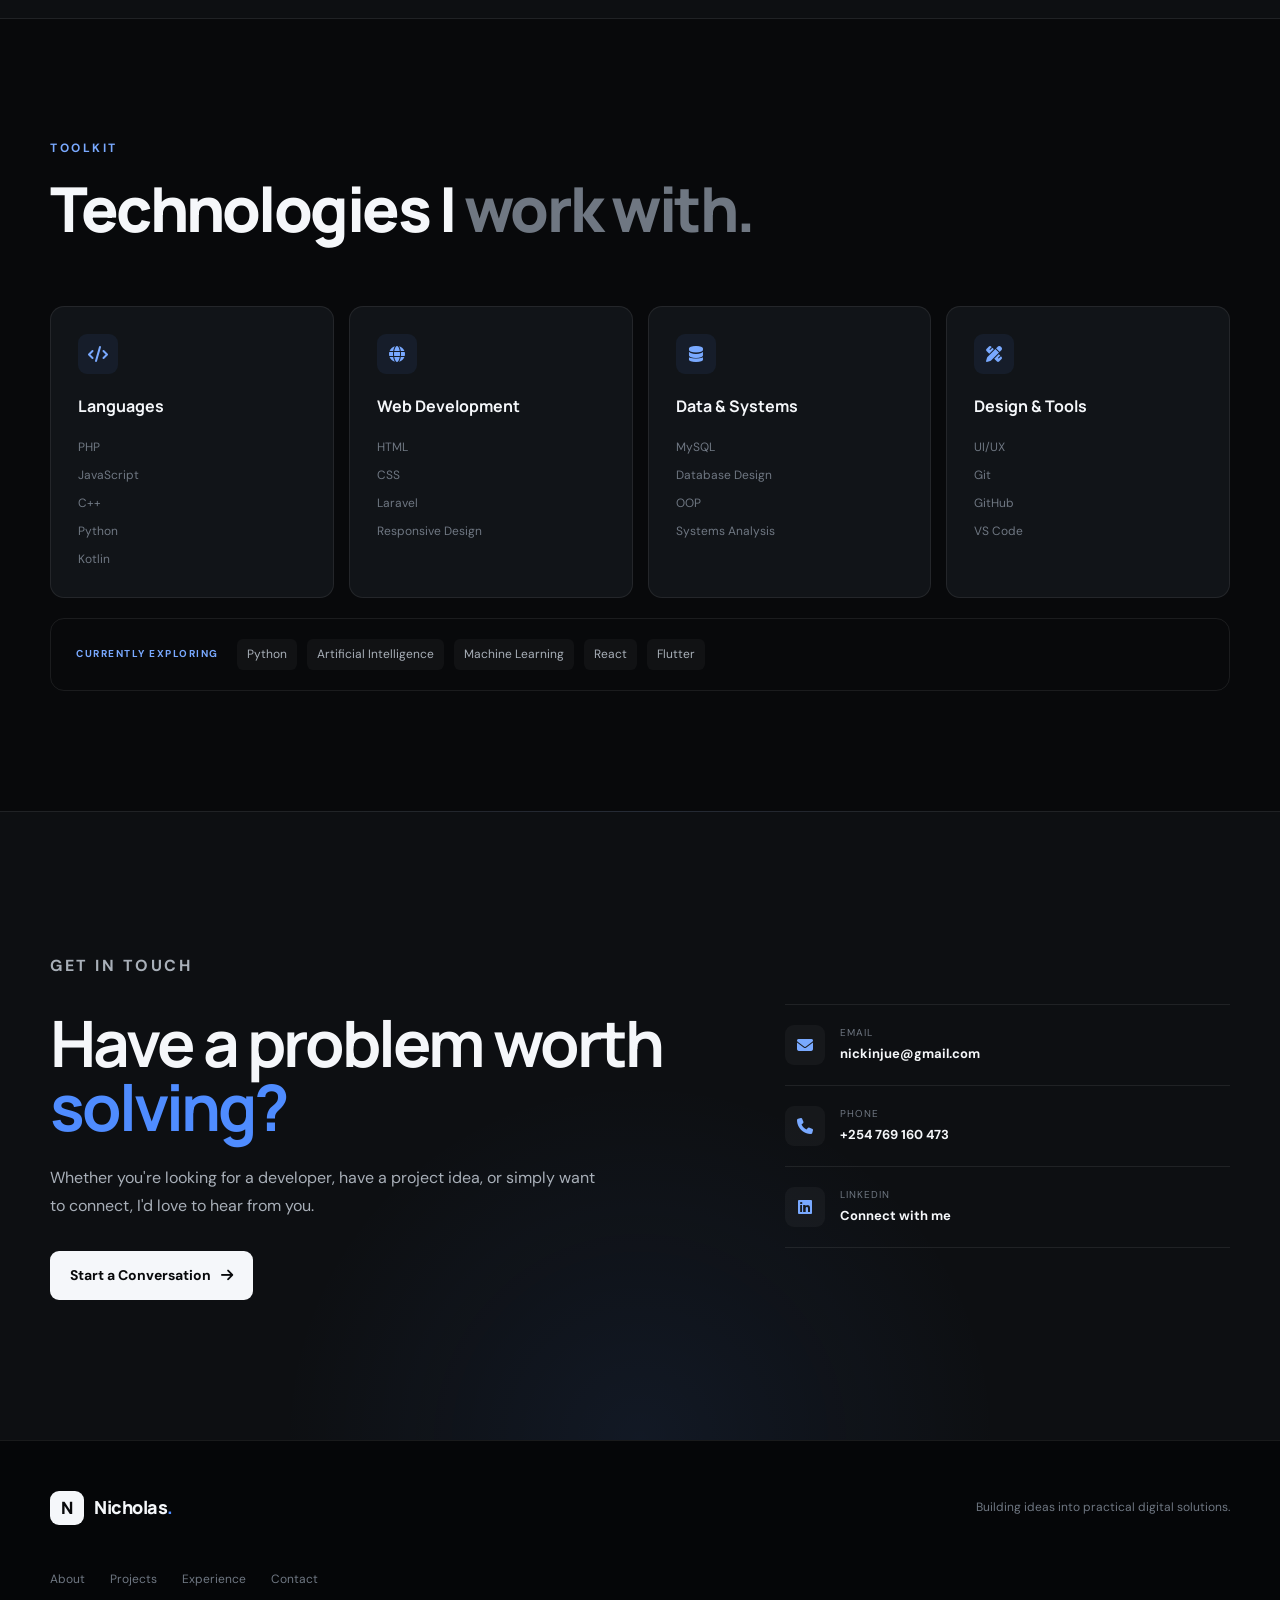
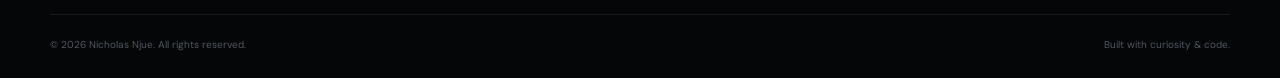
<file: port3.html>
<!DOCTYPE html>
<html lang="en">

<head>
    <meta charset="UTF-8">

    

    <meta name="viewport" content="width=device-width, initial-scale=1.0">

    <title>Nicholas Njue | Software Developer & Problem Solver</title>

    <meta name="description"
        content="Portfolio of Nicholas Njue, a Software Developer and BBIT student at Strathmore University focused on building practical, user-centered digital solutions.">

    <meta name="author" content="Nicholas Njue">

    <meta name="keywords"
        content="Nicholas Njue, Software Developer, Web Developer, Kenya, Strathmore University, PHP, Laravel, JavaScript, UI UX">

    <meta name="robots" content="index, follow">

    <!-- Open Graph -->
    <meta property="og:title" content="Nicholas Njue | Software Developer">
    <meta property="og:description"
        content="Software developer focused on turning real-world problems into practical digital solutions.">
    <meta property="og:type" content="website">

    <!-- Google Font -->
    <link rel="preconnect" href="https://fonts.googleapis.com">
    <link rel="preconnect" href="https://fonts.gstatic.com" crossorigin>

    <link
        href="https://fonts.googleapis.com/css2?family=DM+Sans:wght@400;500;600;700&family=Manrope:wght@400;500;600;700;800&display=swap"
        rel="stylesheet">

    <!-- CSS -->
    <link rel="stylesheet" href="css/port3.css">

    <!-- Font Awesome -->
    <link rel="stylesheet"
        href="https://cdnjs.cloudflare.com/ajax/libs/font-awesome/6.5.2/css/all.min.css">

        <meta name="google-site-verification" content="TbRHLL940fFv4emACEAQ30Y2p7Fsp9q_JvE9AWte7Hk" />
</head>


<body>

    <!-- =========================
         NAVIGATION
    ========================== -->

    <header class="site-header">

        <nav class="navbar">

            <a href="#home" class="logo">
                <span class="logo-mark">N</span>
                <span class="logo-name">Nicholas<span>.</span></span>
            </a>

            <button class="menu-toggle" id="menuToggle" aria-label="Open navigation menu">
                <i class="fa-solid fa-bars"></i>
            </button>

            <div class="nav-menu" id="navMenu">

                <a href="#home" class="nav-link active">Home</a>

                <a href="#about" class="nav-link">About</a>

                <a href="#projects" class="nav-link">Projects</a>

                <a href="#experience" class="nav-link">Experience</a>

                <a href="#skills" class="nav-link">Skills</a>

                <a href="#contact" class="nav-link nav-contact">
                    Let's Talk
                </a>

            </div>

        </nav>

    </header>


    <main>


        <!-- =========================
             HERO
        ========================== -->

        <section class="hero section" id="home">

            <!-- Decorative background collage, echoes the project cards below -->
            <div class="hero-collage" aria-hidden="true">
                <span class="collage-tile ct-1"></span>
                <span class="collage-tile ct-2"></span>
                <span class="collage-tile ct-3"></span>
                <span class="collage-tile ct-4"></span>
                <span class="collage-tile ct-5"></span>
                <span class="collage-tile ct-6"></span>
            </div>

            <div class="hero-container">

                <div class="hero-content-inner">

                    <div class="hero-topbar">

                        <div class="pill pill-status">
                            <span class="status-dot"></span>
                            Open to internships &amp; freelance work
                        </div>

                        <div class="pill pill-stack">
                            <i class="fa-brands fa-php" title="PHP"></i>
                            <i class="fa-brands fa-laravel" title="Laravel"></i>
                            <i class="fa-brands fa-js" title="JavaScript"></i>
                            <i class="fa-brands fa-github" title="GitHub"></i>
                        </div>

                    </div>


                    <div class="hero-wordmark-block">

                        <h1 class="hero-wordmark">
                            Nicholas
                            <span class="wordmark-icon wi-1">
                                <i class="fa-solid fa-code"></i>
                            </span>
                            <span class="wordmark-icon wi-2">
                                <i class="fa-solid fa-layer-group"></i>
                            </span>
                        </h1>

                        <p class="hero-role">Software Developer &amp; Problem Solver</p>

                    </div>


                    <p class="hero-description">
                        Third-year BBIT student at Strathmore University who
                        enjoys turning real problems into working software —
                        from customs-document verification tools to alumni
                        web experiences.
                    </p>


                    <div class="hero-buttons">

                        <a href="#projects" class="btn btn-primary">
                            Explore My Work
                            <i class="fa-solid fa-arrow-right"></i>
                        </a>

                        <a href="#contact" class="btn btn-secondary">
                            Let's Connect
                        </a>

                    </div>


                    <div class="hero-stats-strip">

                        <div class="stat-block">
                            <span class="stat-number">4</span>
                            <span class="stat-label">Projects shipped</span>
                        </div>

                        <span class="stat-divider"></span>

                        <div class="stat-block">
                            <span class="stat-number">9+</span>
                            <span class="stat-label">Tools &amp; languages</span>
                        </div>

                        <span class="stat-divider"></span>

                        <div class="theme-switch-group">
                            <i class="fa-solid fa-sun" aria-hidden="true"></i>
                            <button type="button" class="theme-switch" id="themeSwitch"
                                aria-label="Toggle light and dark theme" aria-pressed="false">
                                <span class="theme-switch-knob"></span>
                            </button>
                            <i class="fa-solid fa-moon" aria-hidden="true"></i>
                        </div>

                    </div>


                    <div class="hero-links">

                        <a href="https://github.com/nicknjue" target="_blank" rel="noopener">
                            <i class="fa-brands fa-github"></i>
                            GitHub
                        </a>

                        <a href="https://www.linkedin.com/in/njue-nicholas-nic/" target="_blank" rel="noopener">
                            <i class="fa-brands fa-linkedin"></i>
                            LinkedIn
                        </a>

                        <a href="mailto:nickinjue@gmail.com">
                            <i class="fa-solid fa-envelope"></i>
                            Email
                        </a>

                    </div>

                </div>

            </div>

        </section>


        <!-- =========================
             ABOUT
        ========================== -->

        <section class="about section" id="about">

            <div class="section-container">

                <div class="section-heading">

                    <p class="eyebrow">ABOUT ME</p>

                    <h2>
                        More than a developer.
                        <span>A problem solver.</span>
                    </h2>

                </div>


                <div class="about-grid">

                    <div class="about-text">

                        <p class="large-text">
                            I enjoy asking one simple question:
                            <strong>"What problem can technology solve?"</strong>
                        </p>

                        <p>
                            I'm a third-year Bachelor of Business Information
                            Technology student at Strathmore University.
                            My interest lies at the intersection of technology,
                            creativity and real-world problem solving.
                        </p>

                        <p>
                            I enjoy designing systems around how people actually
                            think and work. From web applications and business
                            websites to exploring new software ideas, I like
                            turning concepts into something people can actually
                            use.
                        </p>

                        <p>
                            I'm particularly interested in software engineering,
                            UI/UX design and building practical systems that
                            make processes simpler, faster and more accessible.
                        </p>

                    </div>


                    <div class="about-highlights">

                        <div class="highlight">
                            <span class="highlight-number">01</span>

                            <div>
                                <h3>Think</h3>
                                <p>Understand the problem and the people experiencing it.</p>
                            </div>
                        </div>


                        <div class="highlight">
                            <span class="highlight-number">02</span>

                            <div>
                                <h3>Design</h3>
                                <p>Design intuitive experiences around real user needs.</p>
                            </div>
                        </div>


                        <div class="highlight">
                            <span class="highlight-number">03</span>

                            <div>
                                <h3>Build</h3>
                                <p>Turn ideas into functional software and digital products.</p>
                            </div>
                        </div>


                        <div class="highlight">
                            <span class="highlight-number">04</span>

                            <div>
                                <h3>Improve</h3>
                                <p>Learn, test, receive feedback and continuously improve.</p>
                            </div>
                        </div>

                    </div>

                </div>

            </div>

        </section>


        <!-- =========================
             PROJECTS
        ========================== -->

        <section class="projects section" id="projects">

            <div class="section-container">

                <div class="section-heading projects-heading">

                    <div>

                        <p class="eyebrow">SELECTED WORK</p>

                        <h2>
                            Things I've
                            <span>built.</span>
                        </h2>

                    </div>

                    <p>
                        A selection of academic, professional and personal
                        projects exploring software development, design and
                        real-world problem solving.
                    </p>

                </div>


                <div class="projects-grid">


                    <!-- PROJECT 1 -->

                    <article class="project-card featured-project">

                        <div class="project-image project-freight">

                            <div class="project-overlay">
                                <span>Featured Project</span>
                            </div>

                            <div class="project-placeholder">
                                <i class="fa-solid fa-file-shield"></i>
                            </div>

                        </div>


                        <div class="project-content">

                            <div class="project-meta">
                                <span>Web Application</span>
                                <span>Academic Project</span>
                            </div>

                            <h3>Freight Verify</h3>

                            <p>
                                A web application focused on improving document
                                verification within the customs-clearance
                                process. Designed around reducing friction and
                                improving how documents are handled and verified.
                            </p>

                            <div class="project-tags">
                                <span>PHP</span>
                                <span>Laravel</span>
                                <span>JavaScript</span>
                                <span>MySQL</span>
                            </div>

                            <div class="project-links">

                                <a href="#" class="project-link">
                                    Demo Can be shown if requested.
                                    <i class="fa-solid fa-arrow-up-right-from-square"></i>
                                </a>

                              
                            </div>

                        </div>

                    </article>


                    <!-- PROJECT 2 -->

                    <article class="project-card">

                        <div class="project-image project-alumni">

                            <div class="project-placeholder">
                                <i class="fa-solid fa-users"></i>
                            </div>

                        </div>


                        <div class="project-content">

                            <div class="project-meta">
                                <span>Web Design</span>
                                <span>Professional</span>
                            </div>

                            <h3>Strathmore Alumni Web Projects</h3>

                            <p>
                                A collection of web templates developed for
                                Alumni Office initiatives including Awards,
                                North Star Mentorship and Student Transition.
                            </p>

                            <div class="project-tags">
                                <span>HTML</span>
                                <span>CSS</span>
                                <span>JavaScript</span>
                                <span>UI/UX</span>
                            </div>

                            <a href="https://nicknjue.github.io/GrowthLab/" class="project-link">
                                Awards Page
                                <i class="fa-solid fa-arrow-right"></i>
                            </a>
                            <a href="https://nicknjue.github.io/GrowthLab/nstar3" class="project-link">
                                North Star Mentorship Page
                                <i class="fa-solid fa-arrow-right"></i>
                            </a>
                            <a href="https://nicknjue.github.io/GrowthLab/stp" class="project-link">
                                Student Transition Page
                                <i class="fa-solid fa-arrow-right"></i>
                            </a>

                        </div>

                    </article>


                    <!-- PROJECT 3 -->

                    <article class="project-card">

                        <div class="project-image project-business">

                            <div class="project-placeholder">
                                <i class="fa-solid fa-layer-group"></i>
                            </div>

                        </div>


                        <div class="project-content">

                            <div class="project-meta">
                                <span>Web Development</span>
                                <span>Personal</span>
                            </div>

                            <h3>Business Web Experiences</h3>

                            <p>
                                Independent website projects exploring
                                hospitality, food businesses, hiring and
                                personal branding.
                            </p>

                            <div class="project-tags">
                                <span>HTML</span>
                                <span>CSS</span>
                                <span>JavaScript</span>
                            </div>

                            <a href="https://nicknjue.github.io/port/mem" class="project-link">
                                Explore Work
                                <i class="fa-solid fa-arrow-right"></i>
                            </a>

                        </div>

                    </article>


                    <!-- PROJECT 4 -->

                    <article class="project-card">

                        <div class="project-image project-habit">

                            <div class="project-placeholder">
                                <i class="fa-solid fa-chart-line"></i>
                            </div>

                        </div>


                        <div class="project-content">

                            <div class="project-meta">
                                <span>Web Application</span>
                                <span>In Progress</span>
                            </div>

                            <h3>Habit Tracker</h3>

                            <p>
                                A personal project exploring habit tracking,
                                user engagement and simple digital systems for
                                building consistency.
                            </p>

                            <div class="project-tags">
                                <span>Web</span>
                                <span>JavaScript</span>
                                <span>UI/UX</span>
                            </div>

                            <a href="#" class="project-link">
                                Coming Soon
                            </a>

                        </div>

                    </article>

                </div>

            </div>

        </section>


        <!-- =========================
             EXPERIENCE
        ========================== -->

        <section class="experience section" id="experience">

            <div class="section-container">

                <div class="section-heading">

                    <p class="eyebrow">EXPERIENCE</p>

                    <h2>
                        Where I've
                        <span>learned by doing.</span>
                    </h2>

                </div>


                <div class="timeline">


                    <div class="timeline-item">

                        <div class="timeline-marker"></div>

                        <div class="timeline-content">

                            <div class="timeline-date">
                                January 2026 — Present
                            </div>

                            <h3>Web & Digital Projects</h3>

                            <h4>Strathmore University Alumni Office</h4>

                            <p>
                                Contributing to website design, digital
                                interfaces and frontend experiences for Alumni
                                Office initiatives. Focused on user experience,
                                visual design, system flow and translating ideas
                                into practical digital experiences.
                            </p>

                            <div class="timeline-tags">
                                <span>Web Development</span>
                                <span>UI/UX</span>
                                <span>Odoo</span>
                            </div>

                        </div>

                    </div>


                    <div class="timeline-item">

                        <div class="timeline-marker"></div>

                        <div class="timeline-content">

                            <div class="timeline-date">
                                2025
                            </div>

                            <h3>Helpdesk Assistant</h3>

                            <h4>Helpdesk Support</h4>

                            <p>
                                Provided user support and worked with team
                                members to identify and resolve issues.
                                Developed communication, problem-solving and
                                decision-making skills while handling situations
                                calmly under pressure.
                            </p>

                            <div class="timeline-tags">
                                <span>Technical Support</span>
                                <span>Problem Solving</span>
                                <span>Teamwork</span>
                            </div>

                        </div>

                    </div>

                </div>

            </div>

        </section>


        <!-- =========================
             SKILLS
        ========================== -->

        <section class="skills section" id="skills">

            <div class="section-container">

                <div class="section-heading">

                    <p class="eyebrow">TOOLKIT</p>

                    <h2>
                        Technologies I
                        <span>work with.</span>
                    </h2>

                </div>


                <div class="skills-grid">


                    <div class="skill-category">

                        <div class="skill-icon">
                            <i class="fa-solid fa-code"></i>
                        </div>

                        <h3>Languages</h3>

                        <div class="skill-list">
                            <span>PHP</span>
                            <span>JavaScript</span>
                            <span>C++</span>
                            <span>Python</span>
                            <span>Kotlin</span>
                        </div>

                    </div>


                    <div class="skill-category">

                        <div class="skill-icon">
                            <i class="fa-solid fa-globe"></i>
                        </div>

                        <h3>Web Development</h3>

                        <div class="skill-list">
                            <span>HTML</span>
                            <span>CSS</span>
                            <span>Laravel</span>
                            <span>Responsive Design</span>
                        </div>

                    </div>


                    <div class="skill-category">

                        <div class="skill-icon">
                            <i class="fa-solid fa-database"></i>
                        </div>

                        <h3>Data & Systems</h3>

                        <div class="skill-list">
                            <span>MySQL</span>
                            <span>Database Design</span>
                            <span>OOP</span>
                            <span>Systems Analysis</span>
                        </div>

                    </div>


                    <div class="skill-category">

                        <div class="skill-icon">
                            <i class="fa-solid fa-pen-ruler"></i>
                        </div>

                        <h3>Design & Tools</h3>

                        <div class="skill-list">
                            <span>UI/UX</span>
                            <span>Git</span>
                            <span>GitHub</span>
                            <span>VS Code</span>
                        </div>

                    </div>

                </div>


                <div class="learning-strip">

                    <span class="learning-label">
                        CURRENTLY EXPLORING
                    </span>

                    <span>Python</span>
                    <span>Artificial Intelligence</span>
                    <span>Machine Learning</span>
                    <span>React</span>
                    <span>Flutter</span>

                </div>

            </div>

        </section>


        <!-- =========================
             CONTACT
        ========================== -->

        <section class="contact section" id="contact">

            <div class="contact-container">

                <div class="contact-content">

                    <p class="eyebrow">GET IN TOUCH</p>

                    <h2>
                        Have a problem worth
                        <span>solving?</span>
                    </h2>

                    <p>
                        Whether you're looking for a developer, have a project
                        idea, or simply want to connect, I'd love to hear from you.
                    </p>

                    <a href="mailto:nickinjue@gmail.com" class="btn btn-primary">
                        Start a Conversation
                        <i class="fa-solid fa-arrow-right"></i>
                    </a>

                </div>


                <div class="contact-details">

                    <a href="mailto:nickinjue@gmail.com" class="contact-item">

                        <div class="contact-icon">
                            <i class="fa-solid fa-envelope"></i>
                        </div>

                        <div>
                            <small>Email</small>
                            <strong>nickinjue@gmail.com</strong>
                        </div>

                    </a>


                    <a href="tel:+254769160473" class="contact-item">

                        <div class="contact-icon">
                            <i class="fa-solid fa-phone"></i>
                        </div>

                        <div>
                            <small>Phone</small>
                            <strong>+254 769 160 473</strong>
                        </div>

                    </a>


                    <a href="https://www.linkedin.com/in/njue-nicholas-nic" target="_blank" rel="noopener"
                        class="contact-item">

                        <div class="contact-icon">
                            <i class="fa-brands fa-linkedin"></i>
                        </div>

                        <div>
                            <small>LinkedIn</small>
                            <strong>Connect with me</strong>
                        </div>

                    </a>

                </div>

            </div>

        </section>


    </main>


    <!-- =========================
         FOOTER
    ========================== -->

    <footer class="footer">

        <div class="footer-container">

            <div class="footer-brand">

                <a href="#home" class="logo">
                    <span class="logo-mark">N</span>
                    <span class="logo-name">Nicholas<span>.</span></span>
                </a>

                <p>
                    Building ideas into practical digital solutions.
                </p>

            </div>


            <div class="footer-links">

                <a href="#about">About</a>
                <a href="#projects">Projects</a>
                <a href="#experience">Experience</a>
                <a href="#contact">Contact</a>

            </div>


            <div class="footer-bottom">

                <p>
                    © <span id="currentYear"></span> Nicholas Njue.
                    All rights reserved.
                </p>

                <p>
                    Built with curiosity & code.
                </p>

            </div>

        </div>

    </footer>


    <!-- JavaScript -->
    <script src="js/port3.js"></script>

</body>

</html>
</file>
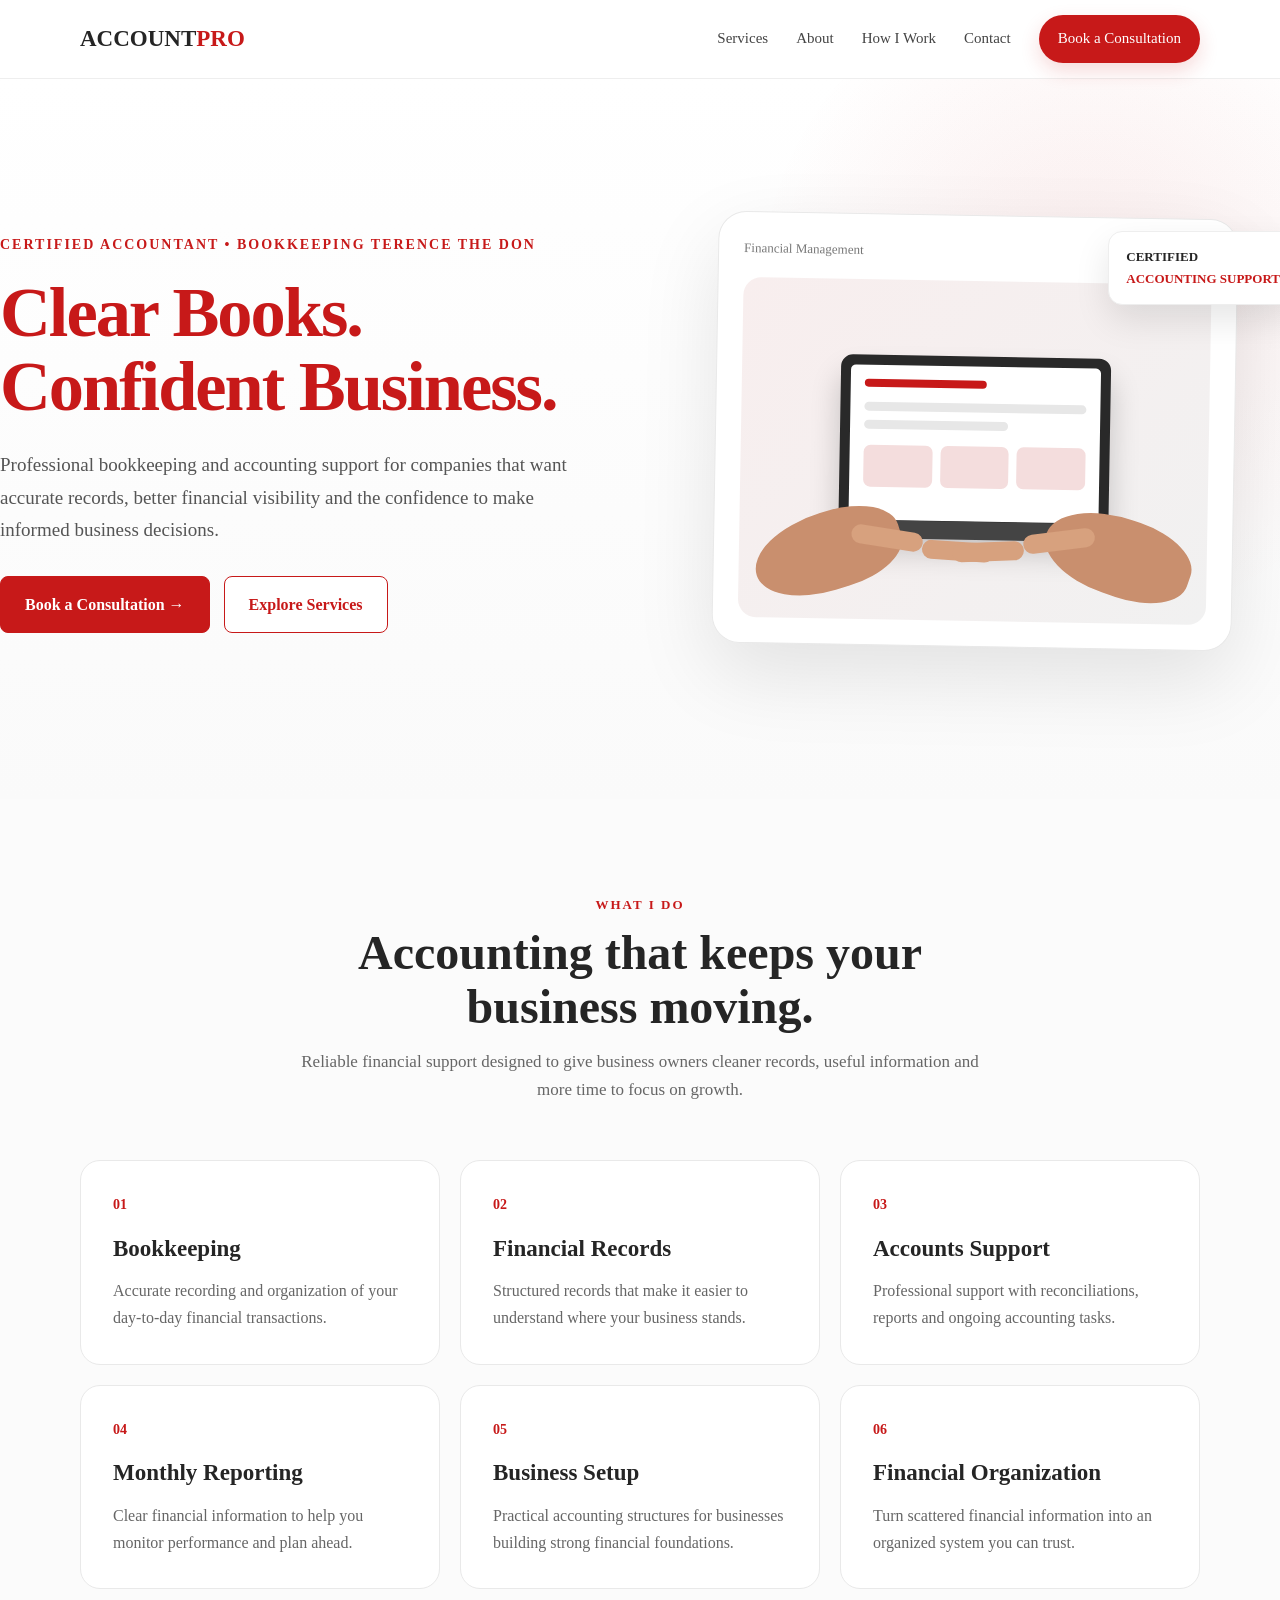
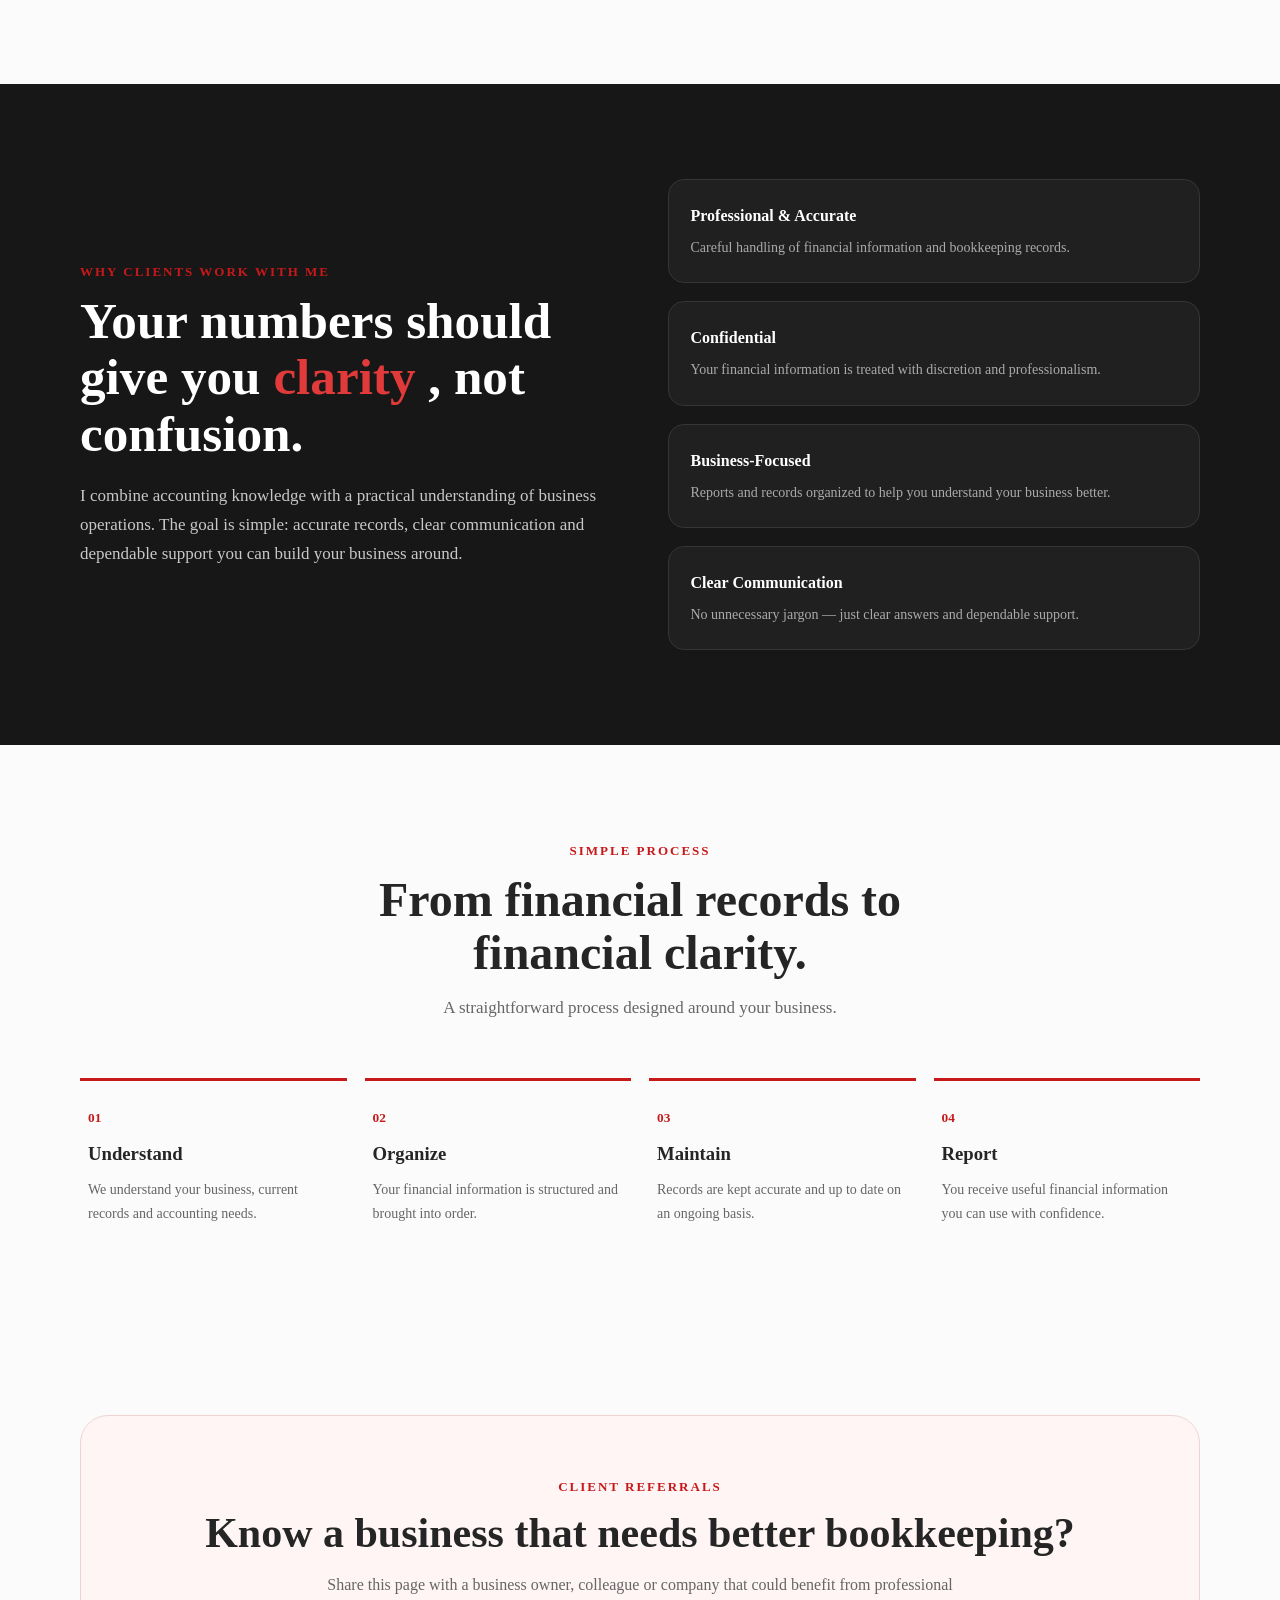
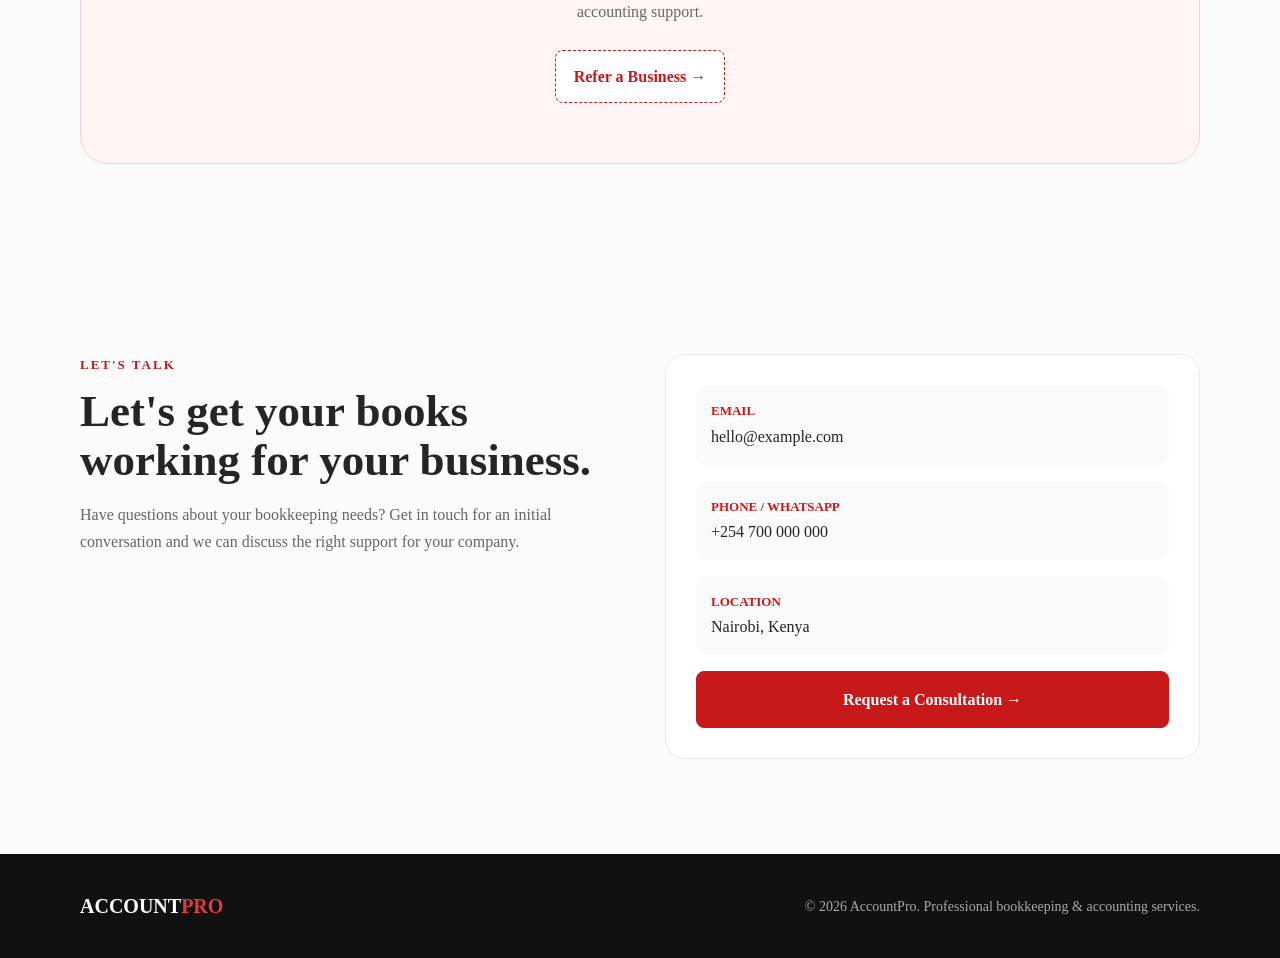
<file: terence.html>
<!DOCTYPE html>
<html lang="en">
<head>
<meta charset="UTF-8">
<meta name="viewport" content="width=device-width, initial-scale=1.0">

<title>Certified Accountant | Bookkeeping & Accounting</title>

<style>

*{
    margin:0;
    padding:0;
    box-sizing:border-box;
}

html{
    scroll-behavior:smooth;
}

body{
    font-family:"Comic Sans MS","Comic Sans",cursive;
    background:#fbfbfb;
    color:#252525;
    line-height:1.7;
}

a{
    text-decoration:none;
    color:inherit;
}

.container{
    width:min(1120px,92%);
    margin:auto;
}


/* =========================
   NAVIGATION
========================= */

nav{
    position:sticky;
    top:0;
    z-index:1000;

    background:rgba(255,255,255,0.94);
    backdrop-filter:blur(12px);

    border-bottom:1px solid #eeeeee;
}

.nav-inner{
    min-height:78px;

    display:flex;
    align-items:center;
    justify-content:space-between;

    gap:25px;
}

.logo{
    font-size:23px;
    font-weight:800;
}

.logo span{
    color:#c71919;
}

.nav-links{
    display:flex;
    align-items:center;
    gap:28px;
}

.nav-links a{
    font-size:15px;
    color:#444;
}

.nav-links a:hover{
    color:#c71919;
}

.nav-cta{
    background:#c71919;
    color:white !important;

    padding:11px 19px;

    border-radius:999px;

    box-shadow:
    0 8px 20px rgba(199,25,25,.16);
}


/* =========================
   HERO
========================= */

.hero{

    min-height:720px;

    display:grid;

    grid-template-columns:1fr 1fr;

    align-items:center;

    gap:60px;

    padding:75px 0 90px;

    background:

    radial-gradient(
        circle at 85% 30%,
        rgba(199,25,25,.08),
        transparent 28%
    ),

    linear-gradient(
        180deg,
        #ffffff 0%,
        #fafafa 100%
    );
}

.eyebrow{

    display:inline-block;

    color:#c71919;

    font-size:14px;

    font-weight:800;

    letter-spacing:2px;

    margin-bottom:20px;
}

h1{

    color:#c71919;

    font-size:clamp(
        42px,
        5.5vw,
        72px
    );

    line-height:1.05;

    letter-spacing:-2px;

    margin-bottom:25px;
}

.hero-copy{

    font-size:19px;

    color:#555;

    max-width:600px;

    margin-bottom:30px;
}

.actions{

    display:flex;

    gap:14px;

    flex-wrap:wrap;
}

.btn{

    display:inline-flex;

    align-items:center;

    justify-content:center;

    padding:14px 24px;

    border-radius:8px;

    font-weight:800;

    border:1px solid #c71919;

    transition:.25s;
}

.btn-primary{

    background:#c71919;

    color:white;
}

.btn-primary:hover{

    transform:translateY(-2px);

    background:#a91414;
}

.btn-secondary{

    background:white;

    color:#c71919;
}

.btn-secondary:hover{

    background:#fff5f5;
}


/* =========================
   LAPTOP VISUAL
========================= */

.visual{

    position:relative;

    min-height:470px;

    display:grid;

    place-items:center;
}

.visual-card{

    width:min(520px,100%);

    background:white;

    border:1px solid #e9e9e9;

    border-radius:28px;

    padding:25px;

    box-shadow:
    0 30px 80px rgba(0,0,0,.10);

    transform:rotate(1deg);
}

.visual-label{

    display:flex;

    justify-content:space-between;

    font-size:13px;

    color:#777;

    margin-bottom:18px;
}

.visual-label strong{
    color:#c71919;
}

.laptop-scene{

    position:relative;

    height:340px;

    overflow:hidden;

    border-radius:18px;

    background:
    linear-gradient(
        135deg,
        #f8eeee,
        #f1f1f1
    );
}


/* LAPTOP */

.laptop{

    position:absolute;

    left:50%;

    top:48%;

    width:270px;

    height:175px;

    transform:
    translate(-50%,-50%);

    background:#292929;

    border-radius:
    12px 12px 7px 7px;

    padding:10px;

    box-shadow:
    0 20px 30px rgba(0,0,0,.2);

    z-index:2;
}

.screen{

    width:100%;

    height:100%;

    border-radius:5px;

    background:white;

    padding:14px;
}

.screen-top{

    height:8px;

    width:55%;

    background:#c71919;

    border-radius:5px;

    margin-bottom:15px;
}

.screen-row{

    height:9px;

    background:#e7e7e7;

    border-radius:5px;

    margin:9px 0;
}

.screen-row.short{
    width:65%;
}

.screen-boxes{

    display:flex;

    gap:8px;

    margin-top:16px;
}

.screen-box{

    height:42px;

    flex:1;

    background:#f4dddd;

    border-radius:7px;
}


/* LAPTOP BASE */

.base{

    position:absolute;

    left:50%;

    top:71%;

    width:335px;

    height:18px;

    transform:translateX(-50%);

    background:#444;

    border-radius:
    3px 3px 16px 16px;

    z-index:3;
}


/* HANDS */

.hand{

    position:absolute;

    background:#c98f6e;

    border-radius:
    55% 45% 45% 50%;

    z-index:4;
}

.hand.left{

    width:150px;

    height:78px;

    left:3%;

    bottom:28px;

    transform:rotate(-18deg);
}

.hand.right{

    width:150px;

    height:78px;

    right:3%;

    bottom:28px;

    transform:rotate(18deg);
}


/* FINGERS */

.finger{

    position:absolute;

    width:72px;

    height:19px;

    background:#d7a17e;

    border-radius:15px;

    z-index:5;
}

.f1{

    left:24%;

    bottom:72px;

    transform:rotate(8deg);
}

.f2{

    left:39%;

    bottom:60px;

    transform:rotate(3deg);
}

.f3{

    right:39%;

    bottom:60px;

    transform:rotate(-3deg);
}

.f4{

    right:24%;

    bottom:72px;

    transform:rotate(-8deg);
}


/* TRUST BADGE */

.trust-badge{

    position:absolute;

    right:-18px;

    top:34px;

    background:white;

    border:1px solid #eee;

    padding:14px 17px;

    border-radius:14px;

    box-shadow:
    0 15px 35px rgba(0,0,0,.10);

    font-size:13px;

    font-weight:800;
}

.trust-badge span{
    color:#c71919;
}


/* =========================
   GENERAL SECTIONS
========================= */

section{
    padding:95px 0;
}

.section-heading{

    text-align:center;

    max-width:700px;

    margin:
    0 auto 55px;
}

.section-tag{

    color:#c71919;

    text-transform:uppercase;

    letter-spacing:2px;

    font-size:13px;

    font-weight:800;

    margin-bottom:10px;
}

.section-heading h2{

    font-size:
    clamp(
        32px,
        4vw,
        48px
    );

    line-height:1.12;

    margin-bottom:14px;
}

.section-heading p{

    color:#666;

    font-size:17px;
}


/* =========================
   SERVICES
========================= */

.services{

    display:grid;

    grid-template-columns:
    repeat(3,1fr);

    gap:20px;
}

.service{

    background:white;

    border:1px solid #e9e9e9;

    padding:32px;

    border-radius:20px;

    transition:.25s;
}

.service:hover{

    transform:translateY(-6px);

    box-shadow:
    0 20px 45px rgba(0,0,0,.08);
}

.service-number{

    color:#c71919;

    font-size:14px;

    font-weight:800;
}

.service h3{

    font-size:23px;

    margin:
    12px 0 9px;
}

.service p{
    color:#666;
}


/* =========================
   TRUST SECTION
========================= */

.trust{

    background:#171717;

    color:white;
}

.trust-grid{

    display:grid;

    grid-template-columns:
    1fr 1fr;

    gap:55px;

    align-items:center;
}

.trust h2{

    font-size:
    clamp(
        34px,
        4vw,
        52px
    );

    line-height:1.1;

    margin-bottom:20px;
}

.trust h2 span{
    color:#e13a3a;
}

.trust p{

    color:#c8c8c8;

    font-size:17px;
}

.trust-points{

    display:grid;

    gap:18px;
}

.point{

    border:
    1px solid #353535;

    background:#202020;

    padding:22px;

    border-radius:16px;
}

.point strong{

    display:block;

    color:white;

    margin-bottom:4px;
}

.point span{

    color:#aaa;

    font-size:14px;
}


/* =========================
   PROCESS
========================= */

.process{

    display:grid;

    grid-template-columns:
    repeat(4,1fr);

    gap:18px;
}

.step{

    border-top:
    3px solid #c71919;

    padding:
    22px 8px 0;
}

.step small{

    color:#c71919;

    font-weight:800;
}

.step h3{

    margin:
    8px 0;
}

.step p{

    color:#666;

    font-size:14px;
}


/* =========================
   REFERRAL
========================= */

.referral{

    background:#fff5f5;

    border:
    1px solid #f0d4d4;

    border-radius:28px;

    padding:60px;

    text-align:center;
}

.referral h2{

    font-size:42px;

    line-height:1.15;

    margin-bottom:14px;
}

.referral p{

    max-width:650px;

    margin:
    0 auto 25px;

    color:#666;
}

.referral-link{

    display:inline-block;

    padding:12px 18px;

    background:white;

    border:
    1px dashed #c71919;

    border-radius:8px;

    color:#c71919;

    font-weight:800;
}


/* =========================
   CONTACT
========================= */

.contact{

    display:grid;

    grid-template-columns:
    1fr 1fr;

    gap:50px;
}

.contact h2{

    font-size:45px;

    line-height:1.1;

    margin-bottom:15px;
}

.contact p{
    color:#666;
}

.contact-card{

    background:white;

    border:
    1px solid #e9e9e9;

    padding:30px;

    border-radius:20px;

    display:grid;

    gap:16px;
}

.contact-row{

    padding:15px;

    background:#fafafa;

    border-radius:10px;
}

.contact-row strong{

    display:block;

    color:#c71919;

    font-size:13px;
}


/* =========================
   FOOTER
========================= */

footer{

    background:#111;

    color:#aaa;

    padding:35px 0;
}

.footer-inner{

    display:flex;

    justify-content:space-between;

    gap:20px;

    align-items:center;

    font-size:14px;
}

.footer-logo{

    color:white;

    font-size:20px;

    font-weight:800;
}

.footer-logo span{
    color:#e13a3a;
}


/* =========================
   RESPONSIVE
========================= */

@media(max-width:850px){

    .nav-links{
        display:none;
    }

    .hero,
    .trust-grid,
    .contact{

        grid-template-columns:1fr;
    }

    .hero{

        padding-top:55px;
    }

    .visual{
        min-height:390px;
    }

    .services{

        grid-template-columns:
        1fr 1fr;
    }

    .process{

        grid-template-columns:
        1fr 1fr;
    }

    .contact{
        gap:30px;
    }
}


@media(max-width:560px){

    .services,
    .process{

        grid-template-columns:1fr;
    }

    .hero{

        min-height:auto;
    }

    .visual-card{
        padding:15px;
    }

    .laptop-scene{
        height:300px;
    }

    .laptop{

        width:225px;

        height:145px;
    }

    .base{
        width:285px;
    }

    .referral{

        padding:
        35px 20px;
    }

    .referral h2{

        font-size:32px;
    }

    .footer-inner{

        flex-direction:column;

        align-items:flex-start;
    }
}

</style>
</head>


<body>


<!-- =========================
     NAVIGATION
========================= -->

<nav>

<div class="container nav-inner">

<a href="#" class="logo">
    ACCOUNT<span>PRO</span>
</a>

<div class="nav-links">

<a href="#services">
    Services
</a>

<a href="#about">
    About
</a>

<a href="#process">
    How I Work
</a>

<a href="#contact">
    Contact
</a>

<a href="#contact" class="nav-cta">
    Book a Consultation
</a>

</div>

</div>

</nav>



<!-- =========================
     HERO
========================= -->

<section class="hero">

<div class="container" style="display:contents;">

<div>

<span class="eyebrow">
    CERTIFIED ACCOUNTANT • BOOKKEEPING TERENCE THE DON
</span>

<h1>

Clear Books.<br>

Confident Business.

</h1>

<p class="hero-copy">

Professional bookkeeping and accounting support
for companies that want accurate records,
better financial visibility and the confidence
to make informed business decisions.

</p>


<div class="actions">

<a
href="#contact"
class="btn btn-primary">

Book a Consultation →

</a>

<a
href="#services"
class="btn btn-secondary">

Explore Services

</a>

</div>

</div>



<!-- LAPTOP VISUAL -->

<div class="visual">

<div class="visual-card">

<div class="visual-label">

<span>
Financial Management
</span>

<strong>
Trusted • Accurate
</strong>

</div>


<div class="laptop-scene">


<div class="laptop">

<div class="screen">

<div class="screen-top"></div>

<div class="screen-row"></div>

<div class="screen-row short"></div>


<div class="screen-boxes">

<div class="screen-box"></div>

<div class="screen-box"></div>

<div class="screen-box"></div>

</div>

</div>

</div>


<div class="base"></div>


<div class="hand left"></div>

<div class="hand right"></div>


<div class="finger f1"></div>

<div class="finger f2"></div>

<div class="finger f3"></div>

<div class="finger f4"></div>


</div>

</div>


<div class="trust-badge">

CERTIFIED

<br>

<span>
ACCOUNTING SUPPORT
</span>

</div>


</div>

</div>

</section>



<!-- =========================
     SERVICES
========================= -->

<section id="services">

<div class="container">


<div class="section-heading">

<div class="section-tag">
    What I Do
</div>

<h2>

Accounting that keeps
your business moving.

</h2>

<p>

Reliable financial support designed
to give business owners cleaner records,
useful information and more time
to focus on growth.

</p>

</div>



<div class="services">


<article class="service">

<div class="service-number">
01
</div>

<h3>
Bookkeeping
</h3>

<p>

Accurate recording and organization
of your day-to-day financial transactions.

</p>

</article>



<article class="service">

<div class="service-number">
02
</div>

<h3>
Financial Records
</h3>

<p>

Structured records that make it easier
to understand where your business stands.

</p>

</article>



<article class="service">

<div class="service-number">
03
</div>

<h3>
Accounts Support
</h3>

<p>

Professional support with reconciliations,
reports and ongoing accounting tasks.

</p>

</article>



<article class="service">

<div class="service-number">
04
</div>

<h3>
Monthly Reporting
</h3>

<p>

Clear financial information to help you
monitor performance and plan ahead.

</p>

</article>



<article class="service">

<div class="service-number">
05
</div>

<h3>
Business Setup
</h3>

<p>

Practical accounting structures for businesses
building strong financial foundations.

</p>

</article>



<article class="service">

<div class="service-number">
06
</div>

<h3>
Financial Organization
</h3>

<p>

Turn scattered financial information
into an organized system you can trust.

</p>

</article>


</div>

</div>

</section>



<!-- =========================
     TRUST
========================= -->

<section
class="trust"
id="about">

<div class="container trust-grid">


<div>

<div class="section-tag">

Why Clients Work With Me

</div>


<h2>

Your numbers should give you

<span>
clarity
</span>

, not confusion.

</h2>


<p>

I combine accounting knowledge with
a practical understanding of business
operations.

The goal is simple:

accurate records,
clear communication and
dependable support you can build
your business around.

</p>

</div>



<div class="trust-points">


<div class="point">

<strong>
Professional & Accurate
</strong>

<span>

Careful handling of financial information
and bookkeeping records.

</span>

</div>



<div class="point">

<strong>
Confidential
</strong>

<span>

Your financial information is treated
with discretion and professionalism.

</span>

</div>



<div class="point">

<strong>
Business-Focused
</strong>

<span>

Reports and records organized to help
you understand your business better.

</span>

</div>



<div class="point">

<strong>
Clear Communication
</strong>

<span>

No unnecessary jargon —
just clear answers and dependable support.

</span>

</div>


</div>

</div>

</section>



<!-- =========================
     PROCESS
========================= -->

<section id="process">

<div class="container">


<div class="section-heading">

<div class="section-tag">
Simple Process
</div>

<h2>

From financial records
to financial clarity.

</h2>

<p>

A straightforward process designed
around your business.

</p>

</div>



<div class="process">


<div class="step">

<small>
01
</small>

<h3>
Understand
</h3>

<p>

We understand your business,
current records and accounting needs.

</p>

</div>



<div class="step">

<small>
02
</small>

<h3>
Organize
</h3>

<p>

Your financial information is structured
and brought into order.

</p>

</div>



<div class="step">

<small>
03
</small>

<h3>
Maintain
</h3>

<p>

Records are kept accurate and
up to date on an ongoing basis.

</p>

</div>



<div class="step">

<small>
04
</small>

<h3>
Report
</h3>

<p>

You receive useful financial information
you can use with confidence.

</p>

</div>


</div>

</div>

</section>



<!-- =========================
     REFERRAL
========================= -->

<section>

<div class="container">

<div class="referral">


<div class="section-tag">
Client Referrals
</div>


<h2>

Know a business that needs
better bookkeeping?

</h2>


<p>

Share this page with a business owner,
colleague or company that could benefit
from professional accounting support.

</p>


<a
href="#contact"
class="referral-link">

Refer a Business →

</a>


</div>

</div>

</section>



<!-- =========================
     CONTACT
========================= -->

<section id="contact">

<div class="container contact">


<div>

<div class="section-tag">
Let's Talk
</div>


<h2>

Let's get your books
working for your business.

</h2>


<p>

Have questions about your bookkeeping needs?

Get in touch for an initial conversation
and we can discuss the right support
for your company.

</p>

</div>



<div class="contact-card">


<div class="contact-row">

<strong>
EMAIL
</strong>

hello@example.com

</div>



<div class="contact-row">

<strong>
PHONE / WHATSAPP
</strong>

+254 700 000 000

</div>



<div class="contact-row">

<strong>
LOCATION
</strong>

Nairobi, Kenya

</div>



<a
class="btn btn-primary"
href="mailto:hello@example.com">

Request a Consultation →

</a>


</div>

</div>

</section>



<!-- =========================
     FOOTER
========================= -->

<footer>

<div class="container footer-inner">


<div class="footer-logo">

ACCOUNT<span>PRO</span>

</div>


<div>

© 2026 AccountPro.
Professional bookkeeping & accounting services.

</div>


</div>

</footer>


</body>
</html>
</file>
<file: css/port2.css>
/* =========================================================
   NICHOLAS NJUE — PORTFOLIO
   Premium Software Developer Portfolio
   ========================================================= */


/* =========================================================
   01. ROOT / DESIGN SYSTEM
   ========================================================= */

:root {

    /* Backgrounds */
    --bg-main: #08090b;
    --bg-secondary: #0d0f12;
    --bg-card: #111418;
    --bg-card-hover: #15191e;

    /* Text */
    --text-primary: #f5f7fa;
    --text-secondary: #a8afb8;
    --text-muted: #6f7782;

    /* Accent */
    --accent: #4f8cff;
    --accent-light: #79a9ff;
    --accent-dark: #2f68d8;

    /* Borders */
    --border: rgba(255, 255, 255, 0.08);
    --border-light: rgba(255, 255, 255, 0.13);

    /* Effects */
    --shadow: 0 20px 60px rgba(0, 0, 0, 0.35);

    /* Layout */
    --max-width: 1180px;

    /* Typography */
    --font-body: "DM Sans", sans-serif;
    --font-heading: "Manrope", sans-serif;

    /* Radius */
    --radius-small: 8px;
    --radius-medium: 14px;
    --radius-large: 22px;

    /* Transitions */
    --transition: 0.3s ease;

}


/* =========================================================
   02. RESET
   ========================================================= */

* {
    margin: 0;
    padding: 0;
    box-sizing: border-box;
}


html {
    scroll-behavior: smooth;
    scroll-padding-top: 90px;
}


body {
    background: var(--bg-main);
    color: var(--text-primary);
    font-family: var(--font-body);
    line-height: 1.6;
    overflow-x: hidden;
}


body::selection {
    background: var(--accent);
    color: white;
}


img {
    max-width: 100%;
    display: block;
}


a {
    color: inherit;
    text-decoration: none;
}


button {
    font-family: inherit;
}


/* =========================================================
   03. GLOBAL
   ========================================================= */

.section {
    position: relative;
    padding: 120px 24px;
}


.section-container {
    max-width: var(--max-width);
    margin: 0 auto;
}


.eyebrow {
    color: var(--accent-light);
    font-size: 12px;
    font-weight: 700;
    letter-spacing: 2.5px;
    text-transform: uppercase;
    margin-bottom: 18px;
}


.section-heading {
    margin-bottom: 65px;
}


.section-heading h2 {
    font-family: var(--font-heading);
    font-size: clamp(38px, 5vw, 62px);
    line-height: 1.05;
    letter-spacing: -2.5px;
    font-weight: 800;
    max-width: 750px;
}


.section-heading h2 span {
    color: var(--text-muted);
}


/* =========================================================
   04. NAVIGATION
   ========================================================= */

.site-header {
    position: fixed;
    top: 0;
    left: 0;
    width: 100%;
    z-index: 1000;

    background: rgba(8, 9, 11, 0.82);

    backdrop-filter: blur(18px);
    -webkit-backdrop-filter: blur(18px);

    border-bottom: 1px solid var(--border);
}


.navbar {
    max-width: var(--max-width);
    height: 76px;
    margin: auto;
    padding: 0 24px;

    display: flex;
    align-items: center;
    justify-content: space-between;
}


/* Logo */

.logo {
    display: flex;
    align-items: center;
    gap: 10px;
}


.logo-mark {
    width: 34px;
    height: 34px;

    display: grid;
    place-items: center;

    background: var(--text-primary);
    color: var(--bg-main);

    border-radius: 9px;

    font-family: var(--font-heading);
    font-weight: 800;
    font-size: 17px;
}


.logo-name {
    font-family: var(--font-heading);
    font-size: 18px;
    font-weight: 800;
    letter-spacing: -0.5px;
}


.logo-name span {
    color: var(--accent);
}


/* Navigation */

.nav-menu {
    display: flex;
    align-items: center;
    gap: 7px;
}


.nav-link {
    color: var(--text-secondary);

    font-size: 14px;
    font-weight: 500;

    padding: 9px 14px;

    border-radius: 8px;

    transition: var(--transition);
}


.nav-link:hover,
.nav-link.active {
    color: var(--text-primary);
    background: rgba(255, 255, 255, 0.05);
}


.nav-contact {
    margin-left: 10px;

    background: var(--text-primary);
    color: var(--bg-main);

    padding: 10px 17px;

    font-weight: 700;
}


.nav-contact:hover {
    background: var(--accent);
    color: white;
}


/* Mobile menu button */

.menu-toggle {
    display: none;

    border: none;
    background: transparent;

    color: var(--text-primary);

    font-size: 22px;

    cursor: pointer;
}


/* =========================================================
   05. HERO
   ========================================================= */

.hero {
    min-height: 100vh;

    display: flex;
    align-items: center;

    padding-top: 150px;
    padding-bottom: 100px;

    overflow: hidden;
}


/* Subtle background glow */

.hero::before {
    content: "";

    position: absolute;

    width: 650px;
    height: 650px;

    top: -250px;
    right: -200px;

    background: rgba(79, 140, 255, 0.08);

    filter: blur(100px);

    border-radius: 50%;

    pointer-events: none;
}


.hero-container {
    max-width: var(--max-width);
    width: 100%;

    margin: auto;

    display: grid;

    grid-template-columns: 1.05fr 0.95fr;

    gap: 70px;

    align-items: center;
}


.hero-content {
    position: relative;
    z-index: 2;
}


.hero h1 {
    font-family: var(--font-heading);

    font-size: clamp(52px, 6.5vw, 88px);

    line-height: 0.98;

    letter-spacing: -5px;

    font-weight: 800;

    max-width: 850px;

    margin-bottom: 30px;
}


.hero h1 span {
    color: var(--accent);
}


.hero-description {
    max-width: 650px;

    color: var(--text-secondary);

    font-size: 17px;

    line-height: 1.8;

    margin-bottom: 35px;
}


/* Hero buttons */

.hero-buttons {
    display: flex;

    gap: 12px;

    flex-wrap: wrap;

    margin-bottom: 32px;
}


.btn {
    display: inline-flex;

    align-items: center;
    justify-content: center;

    gap: 10px;

    padding: 13px 20px;

    border-radius: 9px;

    font-size: 14px;

    font-weight: 700;

    transition: var(--transition);
}


.btn-primary {
    background: var(--text-primary);
    color: var(--bg-main);
}


.btn-primary:hover {
    background: var(--accent);
    color: white;

    transform: translateY(-2px);
}


.btn-secondary {
    border: 1px solid var(--border-light);

    color: var(--text-primary);

    background: rgba(255, 255, 255, 0.025);
}


.btn-secondary:hover {
    background: rgba(255, 255, 255, 0.07);

    transform: translateY(-2px);
}


/* Hero social links */

.hero-links {
    display: flex;

    gap: 22px;

    align-items: center;
}


.hero-links a {
    color: var(--text-muted);

    font-size: 13px;

    display: flex;

    align-items: center;

    gap: 7px;

    transition: var(--transition);
}


.hero-links a:hover {
    color: var(--text-primary);
}


.hero-links i {
    font-size: 15px;
}


/* =========================================================
   06. HERO CODE VISUAL
   ========================================================= */

.hero-visual {
    position: relative;

    min-height: 500px;

    display: flex;

    align-items: center;

    justify-content: center;
}


.code-card {
    width: 100%;
    max-width: 500px;

    background: #0c0e11;

    border: 1px solid var(--border-light);

    border-radius: var(--radius-large);

    overflow: hidden;

    box-shadow: var(--shadow);

    transform: rotate(1deg);

    transition: 0.5s ease;
}


.code-card:hover {
    transform: rotate(0deg) translateY(-6px);
}


/* Code header */

.code-header {
    height: 48px;

    display: flex;

    align-items: center;

    padding: 0 17px;

    border-bottom: 1px solid var(--border);

    background: rgba(255, 255, 255, 0.025);
}


.code-header p {
    margin-left: 20px;

    color: var(--text-muted);

    font-family: monospace;

    font-size: 12px;
}


.window-controls {
    display: flex;

    gap: 6px;
}


.window-controls span {
    width: 8px;
    height: 8px;

    border-radius: 50%;

    background: #454a52;
}


/* Code */

.code-body {
    padding: 30px 25px;

    overflow-x: auto;
}


.code-body pre {
    margin: 0;

    font-family: "Courier New", monospace;

    font-size: 13px;

    line-height: 1.9;

    color: #b8c0cb;
}


.code-keyword {
    color: #c792ea;
}


.code-variable {
    color: #82aaff;
}


.code-string {
    color: #c3e88d;
}


.code-function {
    color: #82aaff;
}


/* Floating cards */

.floating-card {
    position: absolute;

    display: flex;

    align-items: center;

    gap: 12px;

    padding: 12px 15px;

    background: rgba(17, 20, 24, 0.92);

    border: 1px solid var(--border-light);

    border-radius: 12px;

    box-shadow: var(--shadow);

    backdrop-filter: blur(15px);

    animation: float 4s ease-in-out infinite;
}


.floating-card i {
    width: 34px;
    height: 34px;

    display: grid;

    place-items: center;

    border-radius: 8px;

    background: rgba(79, 140, 255, 0.1);

    color: var(--accent-light);
}


.floating-card strong {
    display: block;

    font-size: 12px;

    color: var(--text-primary);
}


.floating-card small {
    display: block;

    color: var(--text-muted);

    font-size: 10px;

    margin-top: 2px;
}


.floating-card-one {
    top: 12%;
    left: -25px;
}


.floating-card-two {
    bottom: 12%;
    right: -25px;

    animation-delay: -2s;
}


@keyframes float {

    0%,
    100% {
        transform: translateY(0);
    }

    50% {
        transform: translateY(-10px);
    }

}


/* =========================================================
   07. ABOUT
   ========================================================= */

.about {
    background: var(--bg-secondary);

    border-top: 1px solid var(--border);

    border-bottom: 1px solid var(--border);
}


.about-grid {
    display: grid;

    grid-template-columns: 1fr 1fr;

    gap: 90px;

    align-items: start;
}


.about-text p {
    color: var(--text-secondary);

    font-size: 16px;

    line-height: 1.85;

    margin-bottom: 22px;
}


.about-text .large-text {
    color: var(--text-primary);

    font-size: 22px;

    line-height: 1.5;

    margin-bottom: 30px;
}


.about-text strong {
    color: var(--text-primary);
}


/* Highlights */

.about-highlights {
    border-top: 1px solid var(--border);
}


.highlight {
    display: grid;

    grid-template-columns: 55px 1fr;

    gap: 20px;

    padding: 25px 0;

    border-bottom: 1px solid var(--border);

    transition: var(--transition);
}


.highlight:hover {
    padding-left: 8px;
}


.highlight-number {
    color: var(--accent);

    font-family: monospace;

    font-size: 13px;

    padding-top: 4px;
}


.highlight h3 {
    font-family: var(--font-heading);

    font-size: 17px;

    margin-bottom: 5px;
}


.highlight p {
    color: var(--text-muted);

    font-size: 13px;

    line-height: 1.6;
}


/* =========================================================
   08. PROJECTS
   ========================================================= */

.projects {
    background: var(--bg-main);
}


.projects-heading {
    display: flex;

    justify-content: space-between;

    gap: 50px;

    align-items: end;
}


.projects-heading > p {
    max-width: 390px;

    color: var(--text-muted);

    font-size: 14px;

    line-height: 1.8;
}


.projects-grid {
    display: grid;

    grid-template-columns: repeat(2, 1fr);

    gap: 25px;
}


/* Project Card */

.project-card {
    background: var(--bg-card);

    border: 1px solid var(--border);

    border-radius: var(--radius-large);

    overflow: hidden;

    transition: 0.4s ease;
}


.project-card:hover {
    transform: translateY(-7px);

    border-color: var(--border-light);

    background: var(--bg-card-hover);

    box-shadow: var(--shadow);
}


.featured-project {
    grid-column: span 2;

    display: grid;

    grid-template-columns: 1fr 1fr;
}


/* Project visual */

.project-image {
    min-height: 320px;

    position: relative;

    display: flex;

    align-items: center;

    justify-content: center;

    overflow: hidden;
}


/* Abstract project backgrounds */

.project-freight {
    background:
        radial-gradient(circle at 30% 30%, rgba(79, 140, 255, 0.18), transparent 40%),
        linear-gradient(135deg, #11161e, #08090b);
}


.project-alumni {
    background:
        radial-gradient(circle at 70% 30%, rgba(255, 255, 255, 0.08), transparent 40%),
        #111418;
}


.project-business {
    background:
        radial-gradient(circle at 30% 70%, rgba(79, 140, 255, 0.13), transparent 45%),
        #101216;
}


.project-habit {
    background:
        radial-gradient(circle at 70% 70%, rgba(255, 255, 255, 0.07), transparent 45%),
        #111418;
}


.project-placeholder {
    width: 100px;
    height: 100px;

    display: grid;

    place-items: center;

    border: 1px solid var(--border-light);

    border-radius: 24px;

    background: rgba(255, 255, 255, 0.035);

    color: var(--accent-light);

    font-size: 34px;

    transition: 0.5s ease;
}


.project-card:hover .project-placeholder {
    transform: scale(1.08) rotate(-3deg);

    background: rgba(79, 140, 255, 0.08);
}


/* Featured badge */

.project-overlay {
    position: absolute;

    top: 20px;
    left: 20px;

    z-index: 2;
}


.project-overlay span {
    padding: 7px 10px;

    background: rgba(8, 9, 11, 0.75);

    border: 1px solid var(--border-light);

    border-radius: 6px;

    font-size: 10px;

    text-transform: uppercase;

    letter-spacing: 1px;

    color: var(--accent-light);
}


/* Project content */

.project-content {
    padding: 32px;
}


.project-meta {
    display: flex;

    gap: 15px;

    flex-wrap: wrap;

    margin-bottom: 14px;
}


.project-meta span {
    color: var(--text-muted);

    font-size: 11px;

    text-transform: uppercase;

    letter-spacing: 1px;
}


.project-content h3 {
    font-family: var(--font-heading);

    font-size: 25px;

    letter-spacing: -0.8px;

    margin-bottom: 12px;
}


.project-content > p {
    color: var(--text-secondary);

    font-size: 14px;

    line-height: 1.75;

    margin-bottom: 22px;
}


/* Project tags */

.project-tags {
    display: flex;

    flex-wrap: wrap;

    gap: 7px;

    margin-bottom: 25px;
}


.project-tags span {
    padding: 6px 9px;

    border: 1px solid var(--border);

    border-radius: 6px;

    color: var(--text-muted);

    font-size: 11px;
}


/* Project links */

.project-links {
    display: flex;

    align-items: center;

    gap: 20px;
}


.project-link {
    display: inline-flex;

    align-items: center;

    gap: 8px;

    color: var(--text-primary);

    font-size: 13px;

    font-weight: 700;

    transition: var(--transition);
}


.project-link:hover {
    color: var(--accent-light);

    gap: 12px;
}


.secondary-link {
    color: var(--text-muted);
}


/* =========================================================
   09. EXPERIENCE
   ========================================================= */

.experience {
    background: var(--bg-secondary);

    border-top: 1px solid var(--border);

    border-bottom: 1px solid var(--border);
}


.timeline {
    max-width: 850px;

    margin-left: auto;
    margin-right: auto;
}


.timeline-item {
    position: relative;

    display: grid;

    grid-template-columns: 30px 1fr;

    gap: 25px;

    padding-bottom: 55px;
}


.timeline-item:last-child {
    padding-bottom: 0;
}


/* Vertical line */

.timeline-item:not(:last-child)::before {
    content: "";

    position: absolute;

    left: 14px;

    top: 28px;

    bottom: 0;

    width: 1px;

    background: var(--border);
}


/* Marker */

.timeline-marker {
    position: relative;

    z-index: 2;

    width: 9px;
    height: 9px;

    margin-top: 7px;

    border-radius: 50%;

    background: var(--accent);

    box-shadow: 0 0 0 5px rgba(79, 140, 255, 0.1);
}


/* Timeline content */

.timeline-date {
    color: var(--accent-light);

    font-size: 11px;

    font-weight: 700;

    letter-spacing: 1px;

    text-transform: uppercase;

    margin-bottom: 10px;
}


.timeline-content h3 {
    font-family: var(--font-heading);

    font-size: 23px;

    margin-bottom: 3px;
}


.timeline-content h4 {
    color: var(--text-muted);

    font-size: 14px;

    font-weight: 500;

    margin-bottom: 17px;
}


.timeline-content > p {
    max-width: 700px;

    color: var(--text-secondary);

    font-size: 14px;

    line-height: 1.8;

    margin-bottom: 18px;
}


.timeline-tags {
    display: flex;

    flex-wrap: wrap;

    gap: 7px;
}


.timeline-tags span {
    font-size: 10px;

    color: var(--text-muted);

    border: 1px solid var(--border);

    padding: 5px 8px;

    border-radius: 5px;
}


/* =========================================================
   10. SKILLS
   ========================================================= */

.skills {
    background: var(--bg-main);
}


.skills-grid {
    display: grid;

    grid-template-columns: repeat(4, 1fr);

    gap: 15px;
}


.skill-category {
    padding: 27px;

    border: 1px solid var(--border);

    border-radius: var(--radius-medium);

    background: var(--bg-card);

    transition: var(--transition);
}


.skill-category:hover {
    transform: translateY(-5px);

    border-color: var(--border-light);

    background: var(--bg-card-hover);
}


.skill-icon {
    width: 40px;
    height: 40px;

    display: grid;

    place-items: center;

    margin-bottom: 20px;

    border-radius: 9px;

    background: rgba(79, 140, 255, 0.08);

    color: var(--accent-light);
}


.skill-category h3 {
    font-family: var(--font-heading);

    font-size: 16px;

    margin-bottom: 18px;
}


.skill-list {
    display: flex;

    flex-direction: column;

    gap: 9px;
}


.skill-list span {
    color: var(--text-muted);

    font-size: 12px;
}


/* Learning strip */

.learning-strip {
    margin-top: 20px;

    padding: 20px 25px;

    border: 1px solid var(--border);

    border-radius: var(--radius-medium);

    display: flex;

    align-items: center;

    flex-wrap: wrap;

    gap: 10px;
}


.learning-strip > span:not(.learning-label) {
    color: var(--text-secondary);

    font-size: 12px;

    padding: 6px 10px;

    background: rgba(255, 255, 255, 0.035);

    border-radius: 6px;
}


.learning-label {
    color: var(--accent-light);

    font-size: 10px;

    font-weight: 700;

    letter-spacing: 1.5px;

    margin-right: 8px;
}


/* =========================================================
   11. CONTACT
   ========================================================= */

.contact {
    padding-top: 140px;

    padding-bottom: 140px;

    background:
        radial-gradient(circle at 50% 100%, rgba(79, 140, 255, 0.08), transparent 40%),
        var(--bg-secondary);

    border-top: 1px solid var(--border);
}


.contact-container {
    max-width: var(--max-width);

    margin: auto;

    display: grid;

    grid-template-columns: 1fr 0.7fr;

    gap: 100px;

    align-items: center;
}


.contact-content h2 {
    font-family: var(--font-heading);

    font-size: clamp(42px, 5vw, 70px);

    line-height: 1;

    letter-spacing: -3px;

    margin-bottom: 25px;
}


.contact-content h2 span {
    color: var(--accent);
}


.contact-content > p {
    max-width: 560px;

    color: var(--text-secondary);

    font-size: 16px;

    line-height: 1.8;

    margin-bottom: 30px;
}


/* Contact items */

.contact-details {
    border-top: 1px solid var(--border);
}


.contact-item {
    display: flex;

    align-items: center;

    gap: 15px;

    padding: 20px 0;

    border-bottom: 1px solid var(--border);

    transition: var(--transition);
}


.contact-item:hover {
    padding-left: 8px;
}


.contact-icon {
    width: 40px;
    height: 40px;

    display: grid;

    place-items: center;

    border-radius: 9px;

    background: rgba(255, 255, 255, 0.04);

    color: var(--accent-light);
}


.contact-item small {
    display: block;

    color: var(--text-muted);

    font-size: 10px;

    text-transform: uppercase;

    letter-spacing: 1px;
}


.contact-item strong {
    display: block;

    color: var(--text-primary);

    font-size: 13px;

    margin-top: 3px;
}


/* =========================================================
   12. FOOTER
   ========================================================= */

.footer {
    background: #050608;

    border-top: 1px solid var(--border);

    padding: 50px 24px 25px;
}


.footer-container {
    max-width: var(--max-width);

    margin: auto;
}


.footer-brand {
    display: flex;

    justify-content: space-between;

    align-items: center;

    margin-bottom: 45px;
}


.footer-brand p {
    color: var(--text-muted);

    font-size: 12px;
}


.footer-links {
    display: flex;

    gap: 25px;

    padding-bottom: 25px;

    border-bottom: 1px solid var(--border);
}


.footer-links a {
    color: var(--text-muted);

    font-size: 12px;

    transition: var(--transition);
}


.footer-links a:hover {
    color: var(--text-primary);
}


.footer-bottom {
    padding-top: 22px;

    display: flex;

    justify-content: space-between;

    gap: 20px;
}


.footer-bottom p {
    color: #505761;

    font-size: 10px;
}


/* =========================================================
   13. RESPONSIVE — TABLET
   ========================================================= */

@media (max-width: 1000px) {

    .hero-container {
        grid-template-columns: 1fr;

        gap: 70px;
    }


    .hero-content {
        max-width: 800px;
    }


    .hero-visual {
        min-height: 450px;
    }


    .about-grid {
        gap: 50px;
    }


    .skills-grid {
        grid-template-columns: repeat(2, 1fr);
    }


    .contact-container {
        gap: 60px;
    }

}


/* =========================================================
   14. RESPONSIVE — MOBILE
   ========================================================= */

@media (max-width: 760px) {

    .section {
        padding: 85px 20px;
    }


    /* Navigation */

    .navbar {
        height: 68px;
    }


    .menu-toggle {
        display: block;
    }


    .nav-menu {
        position: absolute;

        top: 68px;
        left: 15px;
        right: 15px;

        display: none;

        flex-direction: column;

        align-items: stretch;

        padding: 12px;

        background: rgba(15, 17, 20, 0.98);

        border: 1px solid var(--border-light);

        border-radius: 14px;

        box-shadow: var(--shadow);
    }


    .nav-menu.show {
        display: flex;
    }


    .nav-link {
        padding: 12px;
    }


    .nav-contact {
        margin-left: 0;

        text-align: center;

        margin-top: 5px;
    }


    /* Hero */

    .hero {
        padding-top: 125px;

        min-height: auto;
    }


    .hero h1 {
        font-size: clamp(45px, 13vw, 65px);

        letter-spacing: -3px;
    }


    .hero-description {
        font-size: 15px;
    }


    .hero-visual {
        min-height: 420px;
    }


    .code-card {
        max-width: 100%;
    }


    .code-body {
        padding: 22px 18px;
    }


    .code-body pre {
        font-size: 10px;
    }


    .floating-card {
        display: none;
    }


    .hero-links {
        gap: 15px;

        flex-wrap: wrap;
    }


    /* Headings */

    .section-heading {
        margin-bottom: 45px;
    }


    .section-heading h2 {
        font-size: 42px;

        letter-spacing: -2px;
    }


    /* About */

    .about-grid {
        grid-template-columns: 1fr;

        gap: 55px;
    }


    .about-text .large-text {
        font-size: 19px;
    }


    /* Projects */

    .projects-heading {
        display: block;
    }


    .projects-heading > p {
        margin-top: 25px;
    }


    .projects-grid {
        grid-template-columns: 1fr;
    }


    .featured-project {
        grid-column: span 1;

        display: block;
    }


    .project-image {
        min-height: 240px;
    }


    .project-content {
        padding: 25px;
    }


    /* Experience */

    .timeline-item {
        gap: 18px;

        grid-template-columns: 22px 1fr;
    }


    .timeline-item:not(:last-child)::before {
        left: 10px;
    }


    /* Skills */

    .skills-grid {
        grid-template-columns: 1fr;
    }


    .learning-strip {
        align-items: flex-start;

        flex-direction: column;
    }


    .learning-label {
        margin-bottom: 4px;
    }


    /* Contact */

    .contact-container {
        grid-template-columns: 1fr;

        gap: 55px;
    }


    .contact-content h2 {
        font-size: 48px;

        letter-spacing: -2.5px;
    }


    /* Footer */

    .footer-brand {
        align-items: flex-start;

        flex-direction: column;

        gap: 15px;
    }


    .footer-links {
        flex-wrap: wrap;

        gap: 15px;
    }


    .footer-bottom {
        flex-direction: column;

        gap: 8px;
    }

}


/* =========================================================
   15. SMALL PHONES
   ========================================================= */

@media (max-width: 420px) {

    .hero h1 {
        font-size: 43px;

        letter-spacing: -2.5px;
    }


    .hero-buttons {
        flex-direction: column;

        align-items: stretch;
    }


    .btn {
        width: 100%;
    }


    .hero-links {
        justify-content: center;
    }


    .section-heading h2 {
        font-size: 37px;
    }


    .contact-content h2 {
        font-size: 42px;
    }


    .project-content h3 {
        font-size: 22px;
    }

}
</file>
<file: css/port3.css>
/* =========================================================
   NICHOLAS NJUE — PORTFOLIO
   Premium Software Developer Portfolio
   ========================================================= */


/* =========================================================
   01. ROOT / DESIGN SYSTEM
   ========================================================= */

:root {

    /* Backgrounds */
    --bg-main: #08090b;
    --bg-secondary: #0d0f12;
    --bg-card: #111418;
    --bg-card-hover: #15191e;

    /* Text */
    --text-primary: #f5f7fa;
    --text-secondary: #a8afb8;
    --text-muted: #6f7782;

    /* Accent */
    --accent: #4f8cff;
    --accent-light: #79a9ff;
    --accent-dark: #2f68d8;

    /* Secondary accents (used sparingly, hero only) */
    --accent-warm: #ffb454;
    --accent-mint: #59e6b0;

    /* Borders */
    --border: rgba(255, 255, 255, 0.08);
    --border-light: rgba(255, 255, 255, 0.13);

    /* Effects */
    --shadow: 0 20px 60px rgba(0, 0, 0, 0.35);

    /* Layout */
    --max-width: 1180px;

    /* Typography */
    --font-body: "DM Sans", sans-serif;
    --font-heading: "Manrope", sans-serif;

    /* Radius */
    --radius-small: 8px;
    --radius-medium: 14px;
    --radius-large: 22px;

    /* Transitions */
    --transition: 0.3s ease;

}


/* Light theme — toggled from the hero switch */

:root[data-theme="light"] {

    --bg-main: #f7f8fb;
    --bg-secondary: #ffffff;
    --bg-card: #ffffff;
    --bg-card-hover: #f1f3f8;

    --text-primary: #10131a;
    --text-secondary: #4c525c;
    --text-muted: #868e99;

    --border: rgba(16, 19, 26, 0.08);
    --border-light: rgba(16, 19, 26, 0.14);

    --shadow: 0 20px 50px rgba(16, 19, 26, 0.08);

}


/* =========================================================
   02. RESET
   ========================================================= */

* {
    margin: 0;
    padding: 0;
    box-sizing: border-box;
}


html {
    scroll-behavior: smooth;
    scroll-padding-top: 90px;
}


body {
    background: var(--bg-main);
    color: var(--text-primary);
    font-family: var(--font-body);
    line-height: 1.6;
    overflow-x: hidden;
    transition: background var(--transition), color var(--transition);
}


body::selection {
    background: var(--accent);
    color: white;
}


img {
    max-width: 100%;
    display: block;
}


a {
    color: inherit;
    text-decoration: none;
}


button {
    font-family: inherit;
}


/* =========================================================
   03. GLOBAL
   ========================================================= */

.section {
    position: relative;
    padding: 120px 24px;
}


.section-container {
    max-width: var(--max-width);
    margin: 0 auto;
}


.eyebrow {
    color: var(--accent-light);
    font-size: 12px;
    font-weight: 700;
    letter-spacing: 2.5px;
    text-transform: uppercase;
    margin-bottom: 18px;
}


.section-heading {
    margin-bottom: 65px;
}


.section-heading h2 {
    font-family: var(--font-heading);
    font-size: clamp(38px, 5vw, 62px);
    line-height: 1.05;
    letter-spacing: -2.5px;
    font-weight: 800;
    max-width: 750px;
}


.section-heading h2 span {
    color: var(--text-muted);
}


/* =========================================================
   04. NAVIGATION
   ========================================================= */

.site-header {
    position: fixed;
    top: 0;
    left: 0;
    width: 100%;
    z-index: 1000;

    background: rgba(8, 9, 11, 0.82);

    backdrop-filter: blur(18px);
    -webkit-backdrop-filter: blur(18px);

    border-bottom: 1px solid var(--border);
}


:root[data-theme="light"] .site-header {
    background: rgba(247, 248, 251, 0.82);
}


.navbar {
    max-width: var(--max-width);
    height: 76px;
    margin: auto;
    padding: 0 24px;

    display: flex;
    align-items: center;
    justify-content: space-between;
}


/* Logo */

.logo {
    display: flex;
    align-items: center;
    gap: 10px;
}


.logo-mark {
    width: 34px;
    height: 34px;

    display: grid;
    place-items: center;

    background: var(--text-primary);
    color: var(--bg-main);

    border-radius: 9px;

    font-family: var(--font-heading);
    font-weight: 800;
    font-size: 17px;
}


.logo-name {
    font-family: var(--font-heading);
    font-size: 18px;
    font-weight: 800;
    letter-spacing: -0.5px;
}


.logo-name span {
    color: var(--accent);
}


/* Navigation */

.nav-menu {
    display: flex;
    align-items: center;
    gap: 7px;
}


.nav-link {
    color: var(--text-secondary);

    font-size: 14px;
    font-weight: 500;

    padding: 9px 14px;

    border-radius: 8px;

    transition: var(--transition);
}


.nav-link:hover,
.nav-link.active {
    color: var(--text-primary);
    background: rgba(255, 255, 255, 0.05);
}


:root[data-theme="light"] .nav-link:hover,
:root[data-theme="light"] .nav-link.active {
    background: rgba(16, 19, 26, 0.05);
}


.nav-contact {
    margin-left: 10px;

    background: var(--text-primary);
    color: var(--bg-main);

    padding: 10px 17px;

    font-weight: 700;
}


.nav-contact:hover {
    background: var(--accent);
    color: white;
}


/* Mobile menu button */

.menu-toggle {
    display: none;

    border: none;
    background: transparent;

    color: var(--text-primary);

    font-size: 22px;

    cursor: pointer;
}


/* =========================================================
   05. HERO
   ========================================================= */

.hero {
    min-height: 100vh;

    display: flex;
    align-items: center;

    padding-top: 150px;
    padding-bottom: 100px;

    overflow: hidden;
}


/* Subtle background glow */

.hero::before {
    content: "";

    position: absolute;

    width: 650px;
    height: 650px;

    top: -250px;
    right: -200px;

    background: rgba(79, 140, 255, 0.08);

    filter: blur(100px);

    border-radius: 50%;

    pointer-events: none;
}


/* Decorative collage of tiles, echoing the project cards further down the page */

.hero-collage {
    position: absolute;
    inset: 0;
    z-index: 0;
    pointer-events: none;
}


.collage-tile {
    position: absolute;
    border-radius: var(--radius-large);
    border: 1px solid var(--border);
    opacity: 0.55;
}


.ct-1 {
    width: 220px;
    height: 150px;
    top: 14%;
    left: 4%;
    transform: rotate(-8deg);
    background: radial-gradient(circle at 30% 30%, rgba(79, 140, 255, 0.16), transparent 60%), var(--bg-card);
}


.ct-2 {
    width: 170px;
    height: 170px;
    top: 62%;
    left: 9%;
    transform: rotate(6deg);
    background: radial-gradient(circle at 70% 30%, rgba(89, 230, 176, 0.14), transparent 60%), var(--bg-card);
}


.ct-3 {
    width: 190px;
    height: 130px;
    top: 8%;
    right: 6%;
    transform: rotate(9deg);
    background: radial-gradient(circle at 30% 70%, rgba(255, 180, 84, 0.14), transparent 60%), var(--bg-card);
}


.ct-4 {
    width: 240px;
    height: 160px;
    bottom: 10%;
    right: 3%;
    transform: rotate(-5deg);
    background: radial-gradient(circle at 70% 70%, rgba(79, 140, 255, 0.14), transparent 60%), var(--bg-card);
}


.ct-5 {
    width: 130px;
    height: 130px;
    top: 42%;
    left: -2%;
    transform: rotate(-14deg);
    background: var(--bg-card);
}


.ct-6 {
    width: 150px;
    height: 110px;
    bottom: 30%;
    right: -2%;
    transform: rotate(10deg);
    background: var(--bg-card);
}


.hero-container {
    position: relative;
    z-index: 1;

    max-width: var(--max-width);
    width: 100%;

    margin: auto;
}


.hero-content-inner {
    position: relative;
    z-index: 2;

    display: flex;
    flex-direction: column;
    align-items: center;

    max-width: 800px;
    margin: 0 auto;

    text-align: center;
}


/* Top row: status pill + tool-stack pill, framing the wordmark */

.hero-topbar {
    display: flex;
    align-items: center;
    justify-content: center;
    flex-wrap: wrap;
    gap: 10px;

    margin-bottom: 46px;
}


.pill {
    display: inline-flex;
    align-items: center;
    gap: 10px;

    padding: 9px 16px;

    border: 1px solid var(--border-light);
    border-radius: 100px;

    background: rgba(255, 255, 255, 0.03);

    font-size: 13px;
    font-weight: 500;
    color: var(--text-secondary);
}


:root[data-theme="light"] .pill {
    background: rgba(16, 19, 26, 0.03);
}


.status-dot {
    width: 7px;
    height: 7px;
    border-radius: 50%;
    background: var(--accent-mint);
    box-shadow: 0 0 0 4px rgba(89, 230, 176, 0.16);
}


.pill-stack {
    gap: 14px;
    font-size: 15px;
    color: var(--text-muted);
}


.pill-stack i:hover {
    color: var(--accent-light);
}


/* Wordmark */

.hero-wordmark-block {
    position: relative;
    margin-bottom: 26px;
}


.hero-wordmark {
    position: relative;

    font-family: var(--font-heading);
    font-weight: 800;

    font-size: clamp(64px, 13vw, 168px);
    line-height: 0.92;
    letter-spacing: -5px;

    color: var(--text-primary);
}


.wordmark-icon {
    position: absolute;

    width: 15%;
    aspect-ratio: 1;
    max-width: 64px;
    min-width: 34px;

    display: grid;
    place-items: center;

    border-radius: 22%;

    font-size: clamp(14px, 2.4vw, 26px);

    box-shadow: var(--shadow);
    border: 1px solid var(--border-light);
}


.wi-1 {
    top: -10%;
    left: 14%;
    transform: rotate(-12deg);
    background: var(--accent-warm);
    color: #201404;
}


.wi-2 {
    bottom: -8%;
    right: 10%;
    transform: rotate(10deg);
    background: var(--accent);
    color: white;
}


.hero-role {
    margin-top: 10px;

    font-family: var(--font-heading);
    font-weight: 600;
    font-size: clamp(17px, 2vw, 22px);

    color: var(--text-secondary);
}


.hero-description {
    max-width: 560px;

    color: var(--text-secondary);

    font-size: 16px;

    line-height: 1.8;

    margin-bottom: 34px;
}


/* Hero buttons */

.hero-buttons {
    display: flex;

    gap: 12px;

    flex-wrap: wrap;
    justify-content: center;

    margin-bottom: 46px;
}


.btn {
    display: inline-flex;

    align-items: center;
    justify-content: center;

    gap: 10px;

    padding: 13px 20px;

    border-radius: 9px;

    font-size: 14px;

    font-weight: 700;

    transition: var(--transition);
}


.btn-primary {
    background: var(--text-primary);
    color: var(--bg-main);
}


.btn-primary:hover {
    background: var(--accent);
    color: white;

    transform: translateY(-2px);
}


.btn-secondary {
    border: 1px solid var(--border-light);

    color: var(--text-primary);

    background: rgba(255, 255, 255, 0.025);
}


:root[data-theme="light"] .btn-secondary {
    background: rgba(16, 19, 26, 0.025);
}


.btn-secondary:hover {
    background: rgba(255, 255, 255, 0.07);

    transform: translateY(-2px);
}


:root[data-theme="light"] .btn-secondary:hover {
    background: rgba(16, 19, 26, 0.06);
}


/* Stats strip, mirrors the "+20 demos / +50 pages" line from the reference */

.hero-stats-strip {
    display: flex;
    align-items: center;
    justify-content: center;
    gap: 26px;

    padding: 18px 28px;

    border: 1px solid var(--border);
    border-radius: 100px;

    background: rgba(255, 255, 255, 0.025);

    margin-bottom: 36px;
}


:root[data-theme="light"] .hero-stats-strip {
    background: rgba(16, 19, 26, 0.025);
}


.stat-block {
    display: flex;
    align-items: baseline;
    gap: 8px;
}


.stat-number {
    font-family: var(--font-heading);
    font-weight: 800;
    font-size: 20px;
    color: var(--text-primary);
}


.stat-label {
    font-size: 12px;
    color: var(--text-muted);
}


.stat-divider {
    width: 1px;
    height: 22px;
    background: var(--border-light);
}


/* Theme switch */

.theme-switch-group {
    display: flex;
    align-items: center;
    gap: 10px;

    font-size: 13px;
    color: var(--text-muted);
}


.theme-switch {
    position: relative;

    width: 42px;
    height: 24px;

    border: 1px solid var(--border-light);
    border-radius: 100px;

    background: rgba(255, 255, 255, 0.05);

    cursor: pointer;

    transition: var(--transition);
}


:root[data-theme="light"] .theme-switch {
    background: rgba(16, 19, 26, 0.08);
}


.theme-switch-knob {
    position: absolute;

    top: 2px;
    left: 2px;

    width: 18px;
    height: 18px;

    border-radius: 50%;

    background: var(--text-primary);

    transition: transform var(--transition);
}


:root[data-theme="light"] .theme-switch .theme-switch-knob {
    transform: translateX(18px);
    background: var(--accent);
}


/* Hero social links */

.hero-links {
    display: flex;

    gap: 22px;

    align-items: center;
    justify-content: center;
}


.hero-links a {
    color: var(--text-muted);

    font-size: 13px;

    display: flex;

    align-items: center;

    gap: 7px;

    transition: var(--transition);
}


.hero-links a:hover {
    color: var(--text-primary);
}


.hero-links i {
    font-size: 15px;
}


/* =========================================================
   06. ABOUT
   ========================================================= */

.about {
    background: var(--bg-secondary);

    border-top: 1px solid var(--border);

    border-bottom: 1px solid var(--border);
}


.about-grid {
    display: grid;

    grid-template-columns: 1fr 1fr;

    gap: 90px;

    align-items: start;
}


.about-text p {
    color: var(--text-secondary);

    font-size: 16px;

    line-height: 1.85;

    margin-bottom: 22px;
}


.about-text .large-text {
    color: var(--text-primary);

    font-size: 22px;

    line-height: 1.5;

    margin-bottom: 30px;
}


.about-text strong {
    color: var(--text-primary);
}


/* Highlights */

.about-highlights {
    border-top: 1px solid var(--border);
}


.highlight {
    display: grid;

    grid-template-columns: 55px 1fr;

    gap: 20px;

    padding: 25px 0;

    border-bottom: 1px solid var(--border);

    transition: var(--transition);
}


.highlight:hover {
    padding-left: 8px;
}


.highlight-number {
    color: var(--accent);

    font-family: monospace;

    font-size: 13px;

    padding-top: 4px;
}


.highlight h3 {
    font-family: var(--font-heading);

    font-size: 17px;

    margin-bottom: 5px;
}


.highlight p {
    color: var(--text-muted);

    font-size: 13px;

    line-height: 1.6;
}


/* =========================================================
   07. PROJECTS
   ========================================================= */

.projects {
    background: var(--bg-main);
}


.projects-heading {
    display: flex;

    justify-content: space-between;

    gap: 50px;

    align-items: end;
}


.projects-heading > p {
    max-width: 390px;

    color: var(--text-muted);

    font-size: 14px;

    line-height: 1.8;
}


.projects-grid {
    display: grid;

    grid-template-columns: repeat(2, 1fr);

    gap: 25px;
}


/* Project Card */

.project-card {
    background: var(--bg-card);

    border: 1px solid var(--border);

    border-radius: var(--radius-large);

    overflow: hidden;

    transition: 0.4s ease;
}


.project-card:hover {
    transform: translateY(-7px);

    border-color: var(--border-light);

    background: var(--bg-card-hover);

    box-shadow: var(--shadow);
}


.featured-project {
    grid-column: span 2;

    display: grid;

    grid-template-columns: 1fr 1fr;
}


/* Project visual */

.project-image {
    min-height: 320px;

    position: relative;

    display: flex;

    align-items: center;

    justify-content: center;

    overflow: hidden;
}


/* Abstract project backgrounds */

.project-freight {
    background:
        radial-gradient(circle at 30% 30%, rgba(79, 140, 255, 0.18), transparent 40%),
        linear-gradient(135deg, #11161e, #08090b);
}


.project-alumni {
    background:
        radial-gradient(circle at 70% 30%, rgba(255, 255, 255, 0.08), transparent 40%),
        #111418;
}


.project-business {
    background:
        radial-gradient(circle at 30% 70%, rgba(79, 140, 255, 0.13), transparent 45%),
        #101216;
}


.project-habit {
    background:
        radial-gradient(circle at 70% 70%, rgba(255, 255, 255, 0.07), transparent 45%),
        #111418;
}


.project-placeholder {
    width: 100px;
    height: 100px;

    display: grid;

    place-items: center;

    border: 1px solid var(--border-light);

    border-radius: 24px;

    background: rgba(255, 255, 255, 0.035);

    color: var(--accent-light);

    font-size: 34px;

    transition: 0.5s ease;
}


.project-card:hover .project-placeholder {
    transform: scale(1.08) rotate(-3deg);

    background: rgba(79, 140, 255, 0.08);
}


/* Featured badge */

.project-overlay {
    position: absolute;

    top: 20px;
    left: 20px;

    z-index: 2;
}


.project-overlay span {
    padding: 7px 10px;

    background: rgba(8, 9, 11, 0.75);

    border: 1px solid var(--border-light);

    border-radius: 6px;

    font-size: 10px;

    text-transform: uppercase;

    letter-spacing: 1px;

    color: var(--accent-light);
}


/* Project content */

.project-content {
    padding: 32px;
}


.project-meta {
    display: flex;

    gap: 15px;

    flex-wrap: wrap;

    margin-bottom: 14px;
}


.project-meta span {
    color: var(--text-muted);

    font-size: 11px;

    text-transform: uppercase;

    letter-spacing: 1px;
}


.project-content h3 {
    font-family: var(--font-heading);

    font-size: 25px;

    letter-spacing: -0.8px;

    margin-bottom: 12px;
}


.project-content > p {
    color: var(--text-secondary);

    font-size: 14px;

    line-height: 1.75;

    margin-bottom: 22px;
}


/* Project tags */

.project-tags {
    display: flex;

    flex-wrap: wrap;

    gap: 7px;

    margin-bottom: 25px;
}


.project-tags span {
    padding: 6px 9px;

    border: 1px solid var(--border);

    border-radius: 6px;

    color: var(--text-muted);

    font-size: 11px;
}


/* Project links */

.project-links {
    display: flex;

    align-items: center;

    gap: 20px;
}


.project-link {
    display: inline-flex;

    align-items: center;

    gap: 8px;

    color: var(--text-primary);

    font-size: 13px;

    font-weight: 700;

    transition: var(--transition);
}


.project-link:hover {
    color: var(--accent-light);

    gap: 12px;
}


.secondary-link {
    color: var(--text-muted);
}


/* =========================================================
   08. EXPERIENCE
   ========================================================= */

.experience {
    background: var(--bg-secondary);

    border-top: 1px solid var(--border);

    border-bottom: 1px solid var(--border);
}


.timeline {
    max-width: 850px;

    margin-left: auto;
    margin-right: auto;
}


.timeline-item {
    position: relative;

    display: grid;

    grid-template-columns: 30px 1fr;

    gap: 25px;

    padding-bottom: 55px;
}


.timeline-item:last-child {
    padding-bottom: 0;
}


/* Vertical line */

.timeline-item:not(:last-child)::before {
    content: "";

    position: absolute;

    left: 14px;

    top: 28px;

    bottom: 0;

    width: 1px;

    background: var(--border);
}


/* Marker */

.timeline-marker {
    position: relative;

    z-index: 2;

    width: 9px;
    height: 9px;

    margin-top: 7px;

    border-radius: 50%;

    background: var(--accent);

    box-shadow: 0 0 0 5px rgba(79, 140, 255, 0.1);
}


/* Timeline content */

.timeline-date {
    color: var(--accent-light);

    font-size: 11px;

    font-weight: 700;

    letter-spacing: 1px;

    text-transform: uppercase;

    margin-bottom: 10px;
}


.timeline-content h3 {
    font-family: var(--font-heading);

    font-size: 23px;

    margin-bottom: 3px;
}


.timeline-content h4 {
    color: var(--text-muted);

    font-size: 14px;

    font-weight: 500;

    margin-bottom: 17px;
}


.timeline-content > p {
    max-width: 700px;

    color: var(--text-secondary);

    font-size: 14px;

    line-height: 1.8;

    margin-bottom: 18px;
}


.timeline-tags {
    display: flex;

    flex-wrap: wrap;

    gap: 7px;
}


.timeline-tags span {
    font-size: 10px;

    color: var(--text-muted);

    border: 1px solid var(--border);

    padding: 5px 8px;

    border-radius: 5px;
}


/* =========================================================
   09. SKILLS
   ========================================================= */

.skills {
    background: var(--bg-main);
}


.skills-grid {
    display: grid;

    grid-template-columns: repeat(4, 1fr);

    gap: 15px;
}


.skill-category {
    padding: 27px;

    border: 1px solid var(--border);

    border-radius: var(--radius-medium);

    background: var(--bg-card);

    transition: var(--transition);
}


.skill-category:hover {
    transform: translateY(-5px);

    border-color: var(--border-light);

    background: var(--bg-card-hover);
}


.skill-icon {
    width: 40px;
    height: 40px;

    display: grid;

    place-items: center;

    margin-bottom: 20px;

    border-radius: 9px;

    background: rgba(79, 140, 255, 0.08);

    color: var(--accent-light);
}


.skill-category h3 {
    font-family: var(--font-heading);

    font-size: 16px;

    margin-bottom: 18px;
}


.skill-list {
    display: flex;

    flex-direction: column;

    gap: 9px;
}


.skill-list span {
    color: var(--text-muted);

    font-size: 12px;
}


/* Learning strip */

.learning-strip {
    margin-top: 20px;

    padding: 20px 25px;

    border: 1px solid var(--border);

    border-radius: var(--radius-medium);

    display: flex;

    align-items: center;

    flex-wrap: wrap;

    gap: 10px;
}


.learning-strip > span:not(.learning-label) {
    color: var(--text-secondary);

    font-size: 12px;

    padding: 6px 10px;

    background: rgba(255, 255, 255, 0.035);

    border-radius: 6px;
}


:root[data-theme="light"] .learning-strip > span:not(.learning-label) {
    background: rgba(16, 19, 26, 0.035);
}


.learning-label {
    color: var(--accent-light);

    font-size: 10px;

    font-weight: 700;

    letter-spacing: 1.5px;

    margin-right: 8px;
}


/* =========================================================
   10. CONTACT
   ========================================================= */

.contact {
    padding-top: 140px;

    padding-bottom: 140px;

    background:
        radial-gradient(circle at 50% 100%, rgba(79, 140, 255, 0.08), transparent 40%),
        var(--bg-secondary);

    border-top: 1px solid var(--border);
}


.contact-container {
    max-width: var(--max-width);

    margin: auto;

    display: grid;

    grid-template-columns: 1fr 0.7fr;

    gap: 100px;

    align-items: center;
}


.contact-content h2 {
    font-family: var(--font-heading);

    font-size: clamp(42px, 5vw, 70px);

    line-height: 1;

    letter-spacing: -3px;

    margin-bottom: 25px;
}


.contact-content h2 span {
    color: var(--accent);
}


.contact-content > p {
    max-width: 560px;

    color: var(--text-secondary);

    font-size: 16px;

    line-height: 1.8;

    margin-bottom: 30px;
}


/* Contact items */

.contact-details {
    border-top: 1px solid var(--border);
}


.contact-item {
    display: flex;

    align-items: center;

    gap: 15px;

    padding: 20px 0;

    border-bottom: 1px solid var(--border);

    transition: var(--transition);
}


.contact-item:hover {
    padding-left: 8px;
}


.contact-icon {
    width: 40px;
    height: 40px;

    display: grid;

    place-items: center;

    border-radius: 9px;

    background: rgba(255, 255, 255, 0.04);

    color: var(--accent-light);
}


:root[data-theme="light"] .contact-icon {
    background: rgba(16, 19, 26, 0.04);
}


.contact-item small {
    display: block;

    color: var(--text-muted);

    font-size: 10px;

    text-transform: uppercase;

    letter-spacing: 1px;
}


.contact-item strong {
    display: block;

    color: var(--text-primary);

    font-size: 13px;

    margin-top: 3px;
}


/* =========================================================
   11. FOOTER
   ========================================================= */

.footer {
    background: #050608;

    border-top: 1px solid var(--border);

    padding: 50px 24px 25px;
}


:root[data-theme="light"] .footer {
    background: #eef0f4;
}


.footer-container {
    max-width: var(--max-width);

    margin: auto;
}


.footer-brand {
    display: flex;

    justify-content: space-between;

    align-items: center;

    margin-bottom: 45px;
}


.footer-brand p {
    color: var(--text-muted);

    font-size: 12px;
}


.footer-links {
    display: flex;

    gap: 25px;

    padding-bottom: 25px;

    border-bottom: 1px solid var(--border);
}


.footer-links a {
    color: var(--text-muted);

    font-size: 12px;

    transition: var(--transition);
}


.footer-links a:hover {
    color: var(--text-primary);
}


.footer-bottom {
    padding-top: 22px;

    display: flex;

    justify-content: space-between;

    gap: 20px;
}


.footer-bottom p {
    color: #505761;

    font-size: 10px;
}


:root[data-theme="light"] .footer-bottom p {
    color: #8a919b;
}


/* =========================================================
   12. RESPONSIVE — TABLET
   ========================================================= */

@media (max-width: 1000px) {

    .hero-wordmark {
        letter-spacing: -3px;
    }


    .about-grid {
        gap: 50px;
    }


    .skills-grid {
        grid-template-columns: repeat(2, 1fr);
    }


    .contact-container {
        gap: 60px;
    }

}


/* =========================================================
   13. RESPONSIVE — MOBILE
   ========================================================= */

@media (max-width: 760px) {

    .section {
        padding: 85px 20px;
    }


    /* Navigation */

    .navbar {
        height: 68px;
    }


    .menu-toggle {
        display: block;
    }


    .nav-menu {
        position: absolute;

        top: 68px;
        left: 15px;
        right: 15px;

        display: none;

        flex-direction: column;

        align-items: stretch;

        padding: 12px;

        background: rgba(15, 17, 20, 0.98);

        border: 1px solid var(--border-light);

        border-radius: 14px;

        box-shadow: var(--shadow);
    }


    :root[data-theme="light"] .nav-menu {
        background: rgba(255, 255, 255, 0.98);
    }


    .nav-menu.show {
        display: flex;
    }


    .nav-link {
        padding: 12px;
    }


    .nav-contact {
        margin-left: 0;

        text-align: center;

        margin-top: 5px;
    }


    /* Hero */

    .hero {
        padding-top: 125px;

        min-height: auto;
    }


    .hero-collage {
        opacity: 0.5;
    }


    .ct-1, .ct-3 {
        display: none;
    }


    .hero-wordmark {
        letter-spacing: -2px;
    }


    .wordmark-icon {
        display: none;
    }


    .pill-stack {
        display: none;
    }


    .hero-stats-strip {
        flex-wrap: wrap;
        gap: 14px;
        padding: 16px 20px;
    }


    .stat-divider {
        display: none;
    }


    /* Headings */

    .section-heading {
        margin-bottom: 45px;
    }


    .section-heading h2 {
        font-size: 42px;

        letter-spacing: -2px;
    }


    /* About */

    .about-grid {
        grid-template-columns: 1fr;

        gap: 55px;
    }


    .about-text .large-text {
        font-size: 19px;
    }


    /* Projects */

    .projects-heading {
        display: block;
    }


    .projects-heading > p {
        margin-top: 25px;
    }


    .projects-grid {
        grid-template-columns: 1fr;
    }


    .featured-project {
        grid-column: span 1;

        display: block;
    }


    .project-image {
        min-height: 240px;
    }


    .project-content {
        padding: 25px;
    }


    /* Experience */

    .timeline-item {
        gap: 18px;

        grid-template-columns: 22px 1fr;
    }


    .timeline-item:not(:last-child)::before {
        left: 10px;
    }


    /* Skills */

    .skills-grid {
        grid-template-columns: 1fr;
    }


    .learning-strip {
        align-items: flex-start;

        flex-direction: column;
    }


    .learning-label {
        margin-bottom: 4px;
    }


    /* Contact */

    .contact-container {
        grid-template-columns: 1fr;

        gap: 55px;
    }


    .contact-content h2 {
        font-size: 48px;

        letter-spacing: -2.5px;
    }


    /* Footer */

    .footer-brand {
        align-items: flex-start;

        flex-direction: column;

        gap: 15px;
    }


    .footer-links {
        flex-wrap: wrap;

        gap: 15px;
    }


    .footer-bottom {
        flex-direction: column;

        gap: 8px;
    }

}


/* =========================================================
   14. SMALL PHONES
   ========================================================= */

@media (max-width: 420px) {

    .hero-wordmark {
        font-size: 52px;
    }


    .hero-buttons {
        flex-direction: column;

        align-items: stretch;

        width: 100%;
    }


    .btn {
        width: 100%;
    }


    .section-heading h2 {
        font-size: 37px;
    }


    .contact-content h2 {
        font-size: 42px;
    }


    .project-content h3 {
        font-size: 22px;
    }

}


/* =========================================================
   15. REDUCED MOTION
   ========================================================= */

@media (prefers-reduced-motion: reduce) {

    html {
        scroll-behavior: auto;
    }

    * {
        transition-duration: 0.01ms !important;
    }

}
</file>
